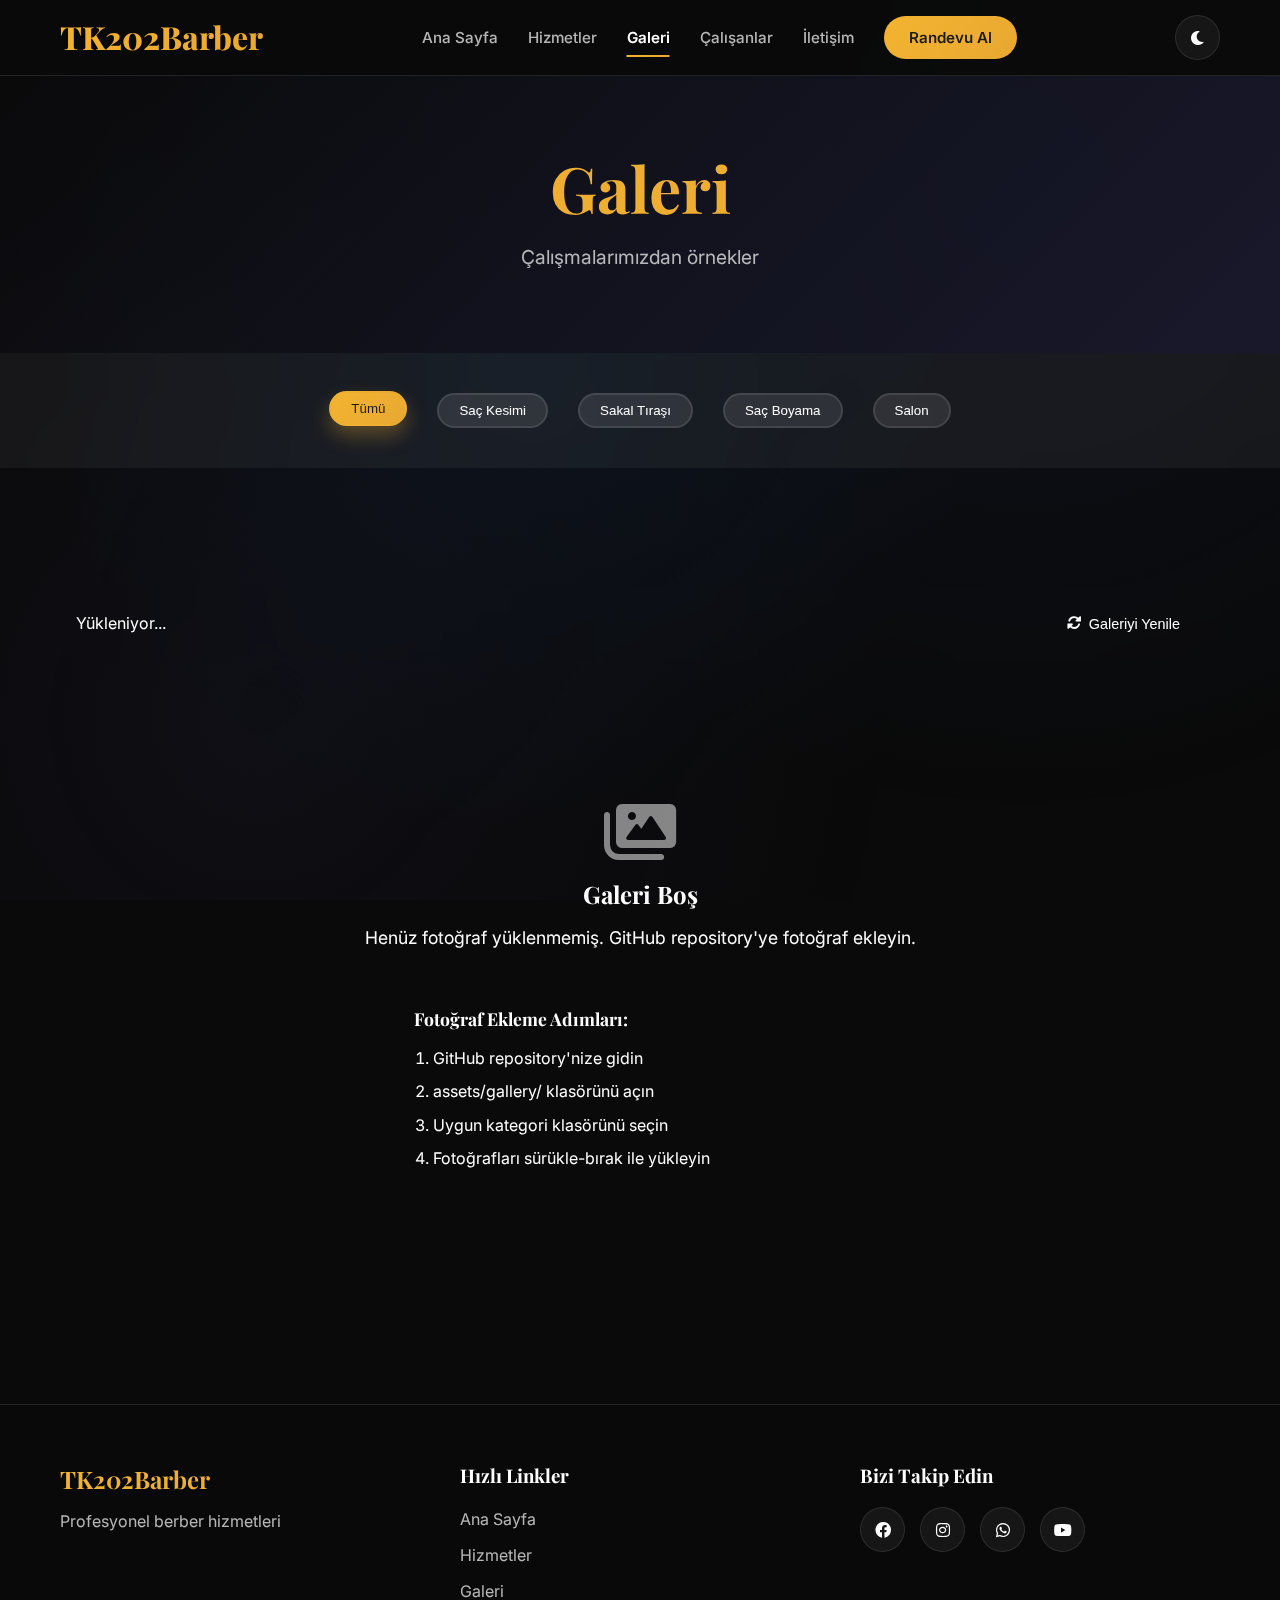
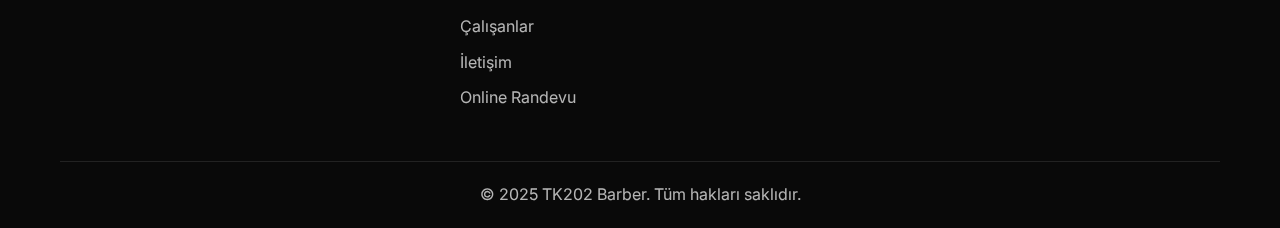
<file: galeri.html>
<!DOCTYPE html>
<html lang="tr">
<head>
    <meta charset="UTF-8">
    <meta name="viewport" content="width=device-width, initial-scale=1.0">
    <title>Galeri - TK202 Barber</title>
    <link rel="stylesheet" href="ultra-modern-style.css">
    <link rel="stylesheet" href="github-gallery-styles.css">
    <link rel="stylesheet" href="https://cdnjs.cloudflare.com/ajax/libs/font-awesome/6.0.0-beta3/css/all.min.css">
    
</head>
<body>
    <!-- Üst Menü -->
    <header>
        <div class="container">
            <div class="logo">
                <a href="index.html">
                    <h1>TK202<span>Barber</span></h1>
                </a>
            </div>
            <nav>
                <ul>
                    <li><a href="index.html">Ana Sayfa</a></li>
                    <li><a href="hizmetler.html">Hizmetler</a></li>
                    <li><a href="galeri.html" class="active">Galeri</a></li>
                    <li><a href="calisanlar.html">Çalışanlar</a></li>
                    <li><a href="iletisim.html">İletişim</a></li>
                    <li><a href="randevu.html" class="btn-randevu">Randevu Al</a></li>
                </ul>
            </nav>
            <div class="menu-btn">
                <i class="fas fa-bars"></i>
            </div>
            <div class="mode-toggle">
                <i class="fas fa-moon"></i>
            </div>
        </div>
    </header>

    <!-- Sayfa Başlığı -->
    <section class="page-header">
        <div class="container">
            <h1>Galeri</h1>
            <p>Çalışmalarımızdan örnekler</p>
        </div>
    </section>

    <!-- Galeri Kategorileri -->
    <section class="gallery-categories">
        <div class="container">
            <div class="category-filters">
                <button class="filter-btn active" data-filter="all">Tümü</button>
                <button class="filter-btn" data-filter="sac-kesimi">Saç Kesimi</button>
                <button class="filter-btn" data-filter="sakal-trasi">Sakal Tıraşı</button>
                <button class="filter-btn" data-filter="sac-boyama">Saç Boyama</button>
                <button class="filter-btn" data-filter="salon">Salon</button>
            </div>
        </div>
    </section>

    <!-- Galeri -->
    <section class="gallery">
        <div class="container">
            <div class="gallery-header">
                <div class="gallery-info">
                    <p>Yükleniyor...</p>
                </div>
                <button id="refresh-gallery" class="refresh-btn">
                    <i class="fas fa-sync-alt"></i> Galeriyi Yenile
                </button>
            </div>
            <div class="gallery-container">
                <!-- GitHub'dan dinamik olarak yüklenecek -->
            </div>
        </div>
    </section>


    <!-- Altbilgi -->
    <footer>
        <div class="container">
            <div class="footer-content">
                <div class="footer-logo">
                    <h2>TK202<span>Barber</span></h2>
                    <p>Profesyonel berber hizmetleri</p>
                </div>
                <div class="footer-links">
                    <h3>Hızlı Linkler</h3>
                    <ul>
                        <li><a href="index.html">Ana Sayfa</a></li>
                        <li><a href="hizmetler.html">Hizmetler</a></li>
                        <li><a href="galeri.html">Galeri</a></li>
                        <li><a href="calisanlar.html">Çalışanlar</a></li>
                        <li><a href="iletisim.html">İletişim</a></li>
                        <li><a href="randevu.html">Online Randevu</a></li>
                    </ul>
                </div>
                <div class="footer-social">
                    <h3>Bizi Takip Edin</h3>
                    <div class="social-icons">
                        <a href="#"><i class="fab fa-facebook"></i></a>
                        <a href="https://instagram.com/tk.202.barber"><i class="fab fa-instagram"></i></a>
                        <a href="https://wa.me/905386540220"><i class="fab fa-whatsapp"></i></a>
                        <a href="#"><i class="fab fa-youtube"></i></a>
                    </div>
                </div>
            </div>
            <div class="footer-bottom">
                <p>&copy; 2025 TK202 Barber. Tüm hakları saklıdır.</p>
            </div>
        </div>
    </footer>

    <script src="modern-script.js"></script>
    <script src="github-gallery.js"></script>
</body>
</html>
</file>
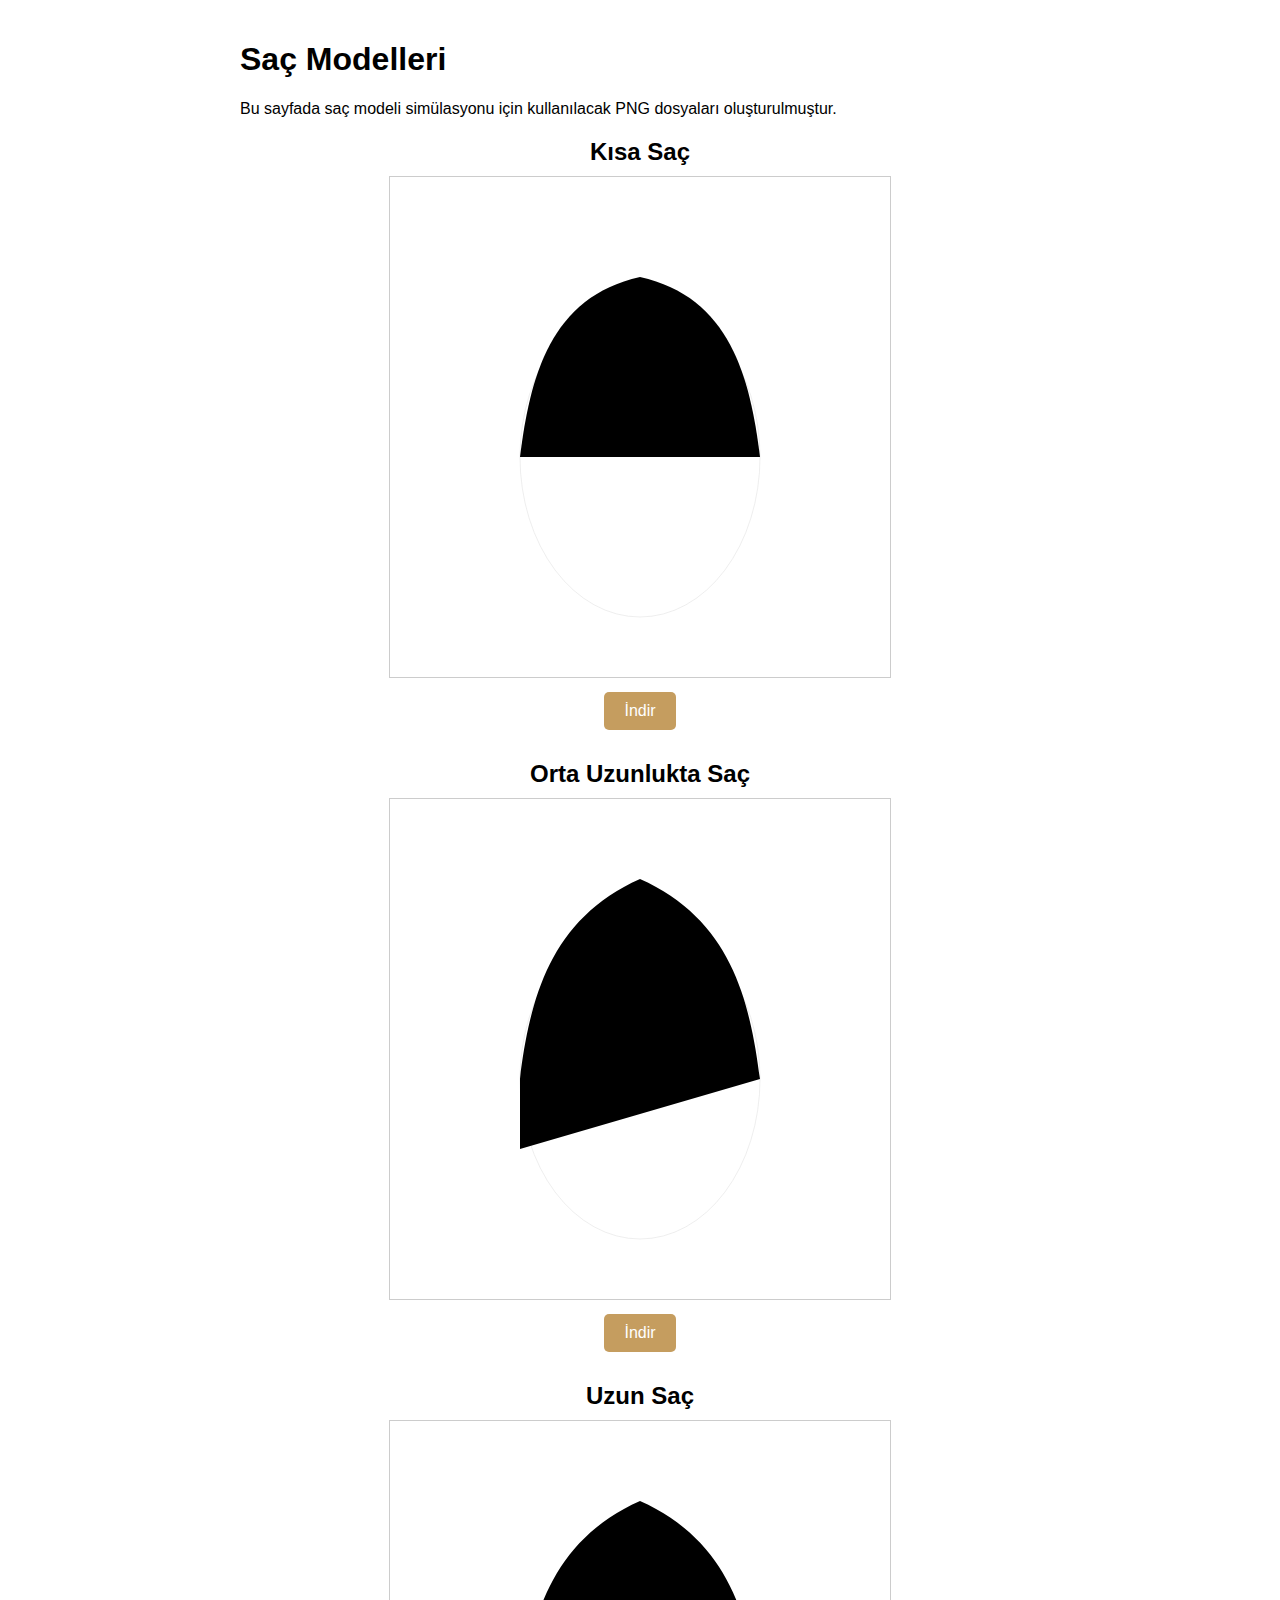
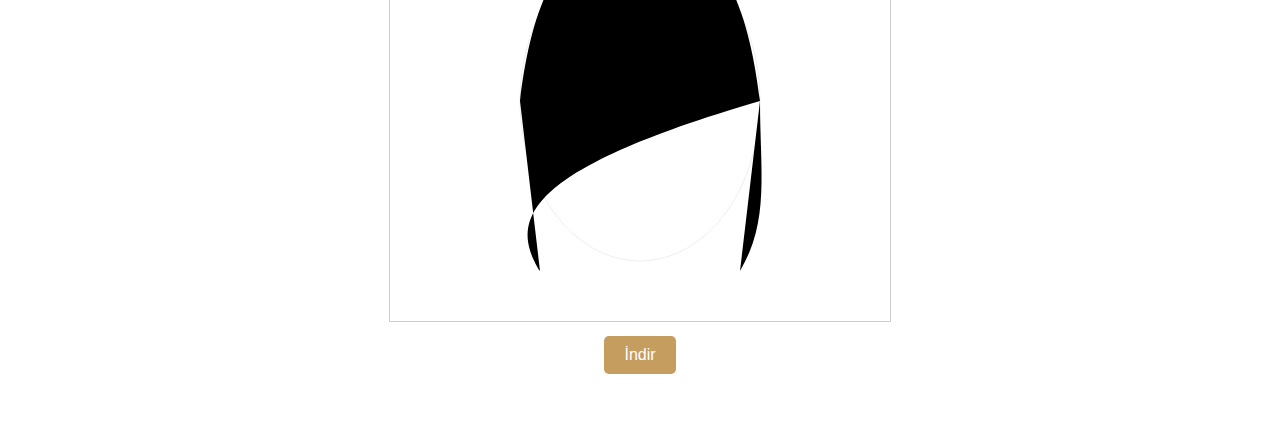
<file: hair-styles.html>
<!DOCTYPE html>
<html lang="tr">
<head>
    <meta charset="UTF-8">
    <meta name="viewport" content="width=device-width, initial-scale=1.0">
    <title>Saç Modelleri</title>
    <style>
        body {
            font-family: Arial, sans-serif;
            max-width: 800px;
            margin: 0 auto;
            padding: 20px;
        }
        .hair-style {
            margin-bottom: 30px;
            text-align: center;
        }
        canvas {
            border: 1px solid #ccc;
            background-color: transparent;
        }
        h2 {
            margin-bottom: 10px;
        }
        .download-btn {
            display: inline-block;
            background: #c59d5f;
            color: white;
            padding: 10px 20px;
            text-decoration: none;
            border-radius: 5px;
            margin-top: 10px;
        }
    </style>
</head>
<body>
    <h1>Saç Modelleri</h1>
    <p>Bu sayfada saç modeli simülasyonu için kullanılacak PNG dosyaları oluşturulmuştur.</p>
    
    <div class="hair-style">
        <h2>Kısa Saç</h2>
        <canvas id="style1" width="500" height="500"></canvas><br>
        <a href="#" class="download-btn" id="download1">İndir</a>
    </div>
    
    <div class="hair-style">
        <h2>Orta Uzunlukta Saç</h2>
        <canvas id="style2" width="500" height="500"></canvas><br>
        <a href="#" class="download-btn" id="download2">İndir</a>
    </div>
    
    <div class="hair-style">
        <h2>Uzun Saç</h2>
        <canvas id="style3" width="500" height="500"></canvas><br>
        <a href="#" class="download-btn" id="download3">İndir</a>
    </div>
    
    <script>
        // Kısa saç çizimi
        function drawShortHair(ctx) {
            ctx.clearRect(0, 0, 500, 500);
            
            // Yüz ovalini çiz (referans için)
            ctx.beginPath();
            ctx.ellipse(250, 280, 120, 160, 0, 0, Math.PI * 2);
            ctx.strokeStyle = 'rgba(200, 200, 200, 0.3)';
            ctx.stroke();
            
            // Saç çizimi
            ctx.beginPath();
            ctx.moveTo(130, 280);
            
            // Sol taraf
            ctx.bezierCurveTo(140, 200, 160, 120, 250, 100);
            
            // Sağ taraf
            ctx.bezierCurveTo(340, 120, 360, 200, 370, 280);
            
            // Saçı doldur
            ctx.fillStyle = 'black';
            ctx.fill();
        }
        
        // Orta uzunlukta saç çizimi
        function drawMediumHair(ctx) {
            ctx.clearRect(0, 0, 500, 500);
            
            // Yüz ovalini çiz (referans için)
            ctx.beginPath();
            ctx.ellipse(250, 280, 120, 160, 0, 0, Math.PI * 2);
            ctx.strokeStyle = 'rgba(200, 200, 200, 0.3)';
            ctx.stroke();
            
            // Saç çizimi
            ctx.beginPath();
            ctx.moveTo(130, 280);
            
            // Sol taraf
            ctx.bezierCurveTo(140, 200, 160, 120, 250, 80);
            
            // Sağ taraf
            ctx.bezierCurveTo(340, 120, 360, 200, 370, 280);
            
            // Sol yan saç
            ctx.lineTo(130, 350);
            
            // Sağ yan saç
            ctx.moveTo(370, 280);
            ctx.lineTo(370, 350);
            
            // Saçı doldur
            ctx.fillStyle = 'black';
            ctx.fill();
        }
        
        // Uzun saç çizimi
        function drawLongHair(ctx) {
            ctx.clearRect(0, 0, 500, 500);
            
            // Yüz ovalini çiz (referans için)
            ctx.beginPath();
            ctx.ellipse(250, 280, 120, 160, 0, 0, Math.PI * 2);
            ctx.strokeStyle = 'rgba(200, 200, 200, 0.3)';
            ctx.stroke();
            
            // Saç çizimi
            ctx.beginPath();
            ctx.moveTo(130, 280);
            
            // Sol taraf
            ctx.bezierCurveTo(140, 200, 160, 120, 250, 80);
            
            // Sağ taraf
            ctx.bezierCurveTo(340, 120, 360, 200, 370, 280);
            
            // Sol yan saç
            ctx.bezierCurveTo(130, 350, 120, 400, 150, 450);
            
            // Sağ yan saç
            ctx.moveTo(370, 280);
            ctx.bezierCurveTo(370, 350, 380, 400, 350, 450);
            
            // Saçı doldur
            ctx.fillStyle = 'black';
            ctx.fill();
        }
        
        // Canvas'ları çiz
        const canvas1 = document.getElementById('style1');
        const ctx1 = canvas1.getContext('2d');
        drawShortHair(ctx1);
        
        const canvas2 = document.getElementById('style2');
        const ctx2 = canvas2.getContext('2d');
        drawMediumHair(ctx2);
        
        const canvas3 = document.getElementById('style3');
        const ctx3 = canvas3.getContext('2d');
        drawLongHair(ctx3);
        
        // İndirme butonları
        document.getElementById('download1').addEventListener('click', function() {
            const link = document.createElement('a');
            link.download = 'hair-style1.png';
            link.href = canvas1.toDataURL('image/png');
            link.click();
        });
        
        document.getElementById('download2').addEventListener('click', function() {
            const link = document.createElement('a');
            link.download = 'hair-style2.png';
            link.href = canvas2.toDataURL('image/png');
            link.click();
        });
        
        document.getElementById('download3').addEventListener('click', function() {
            const link = document.createElement('a');
            link.download = 'hair-style3.png';
            link.href = canvas3.toDataURL('image/png');
            link.click();
        });
    </script>
</body>
</html>
</file>
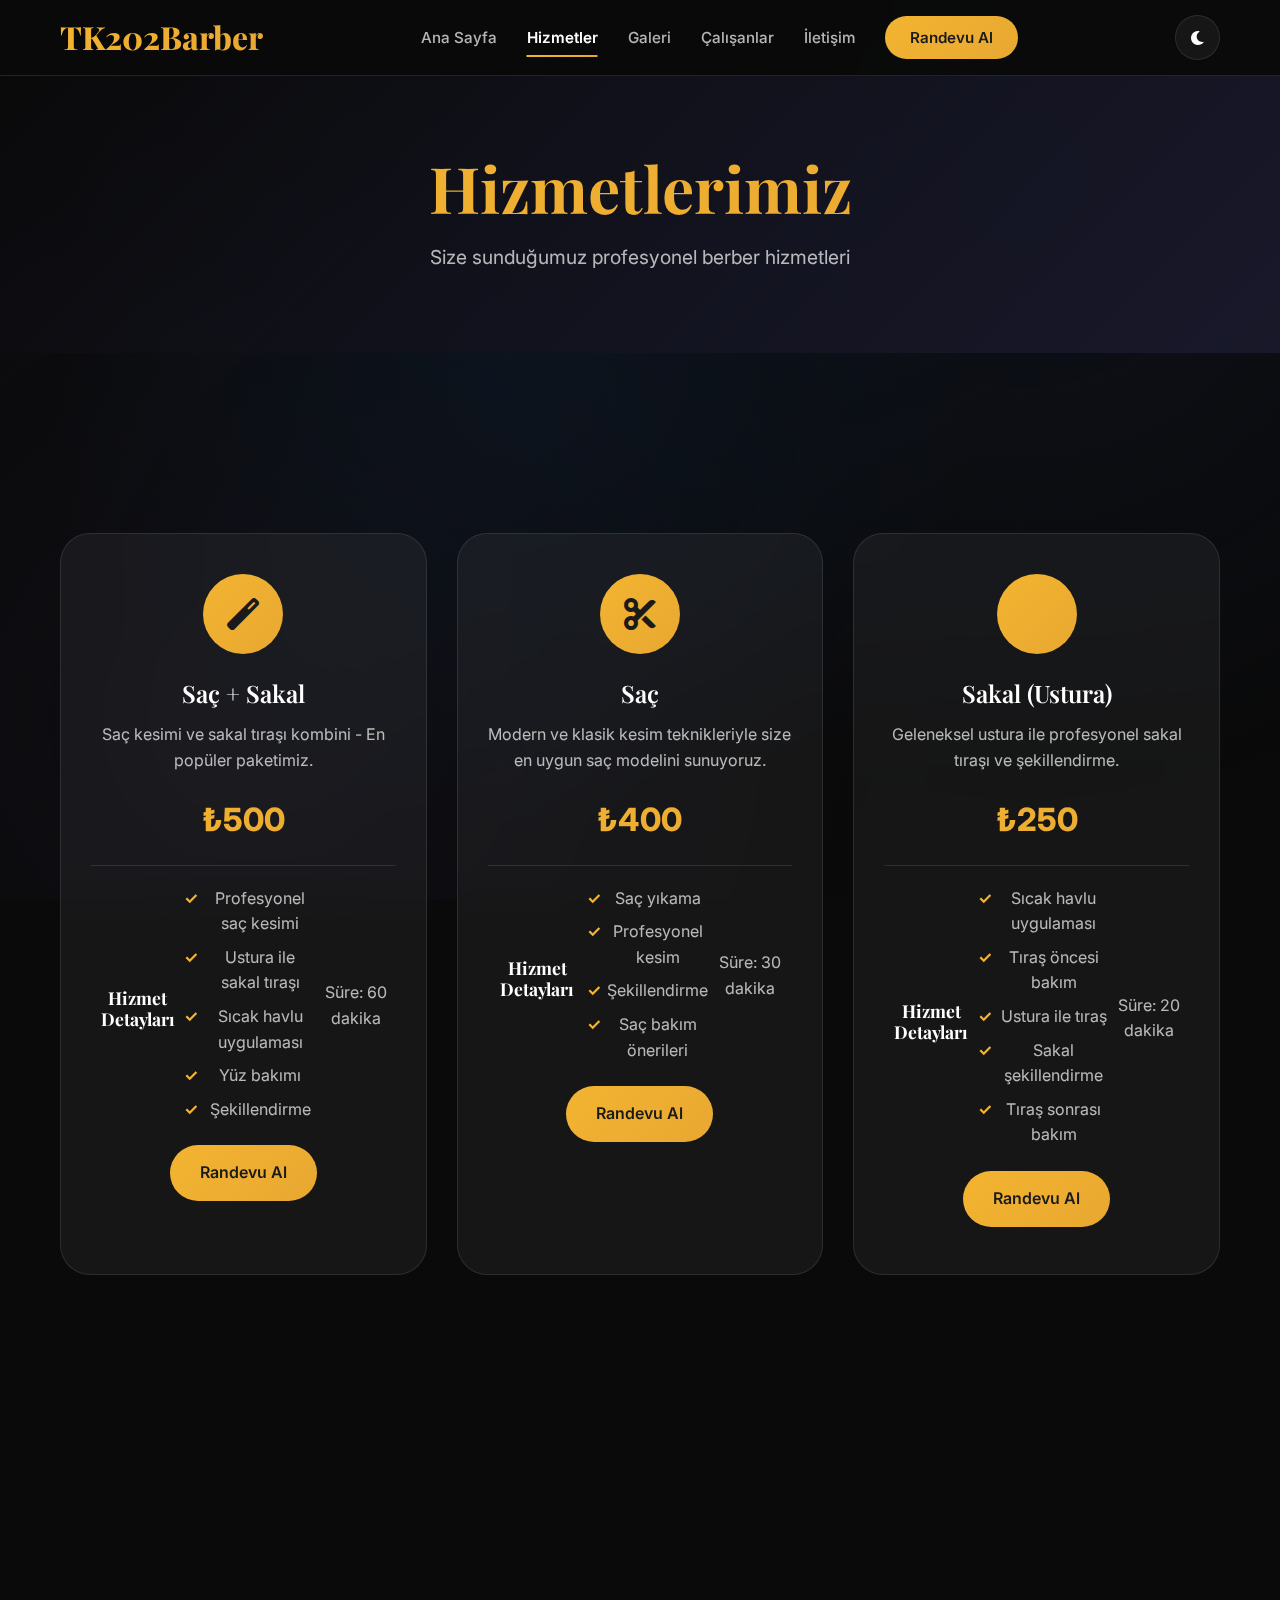
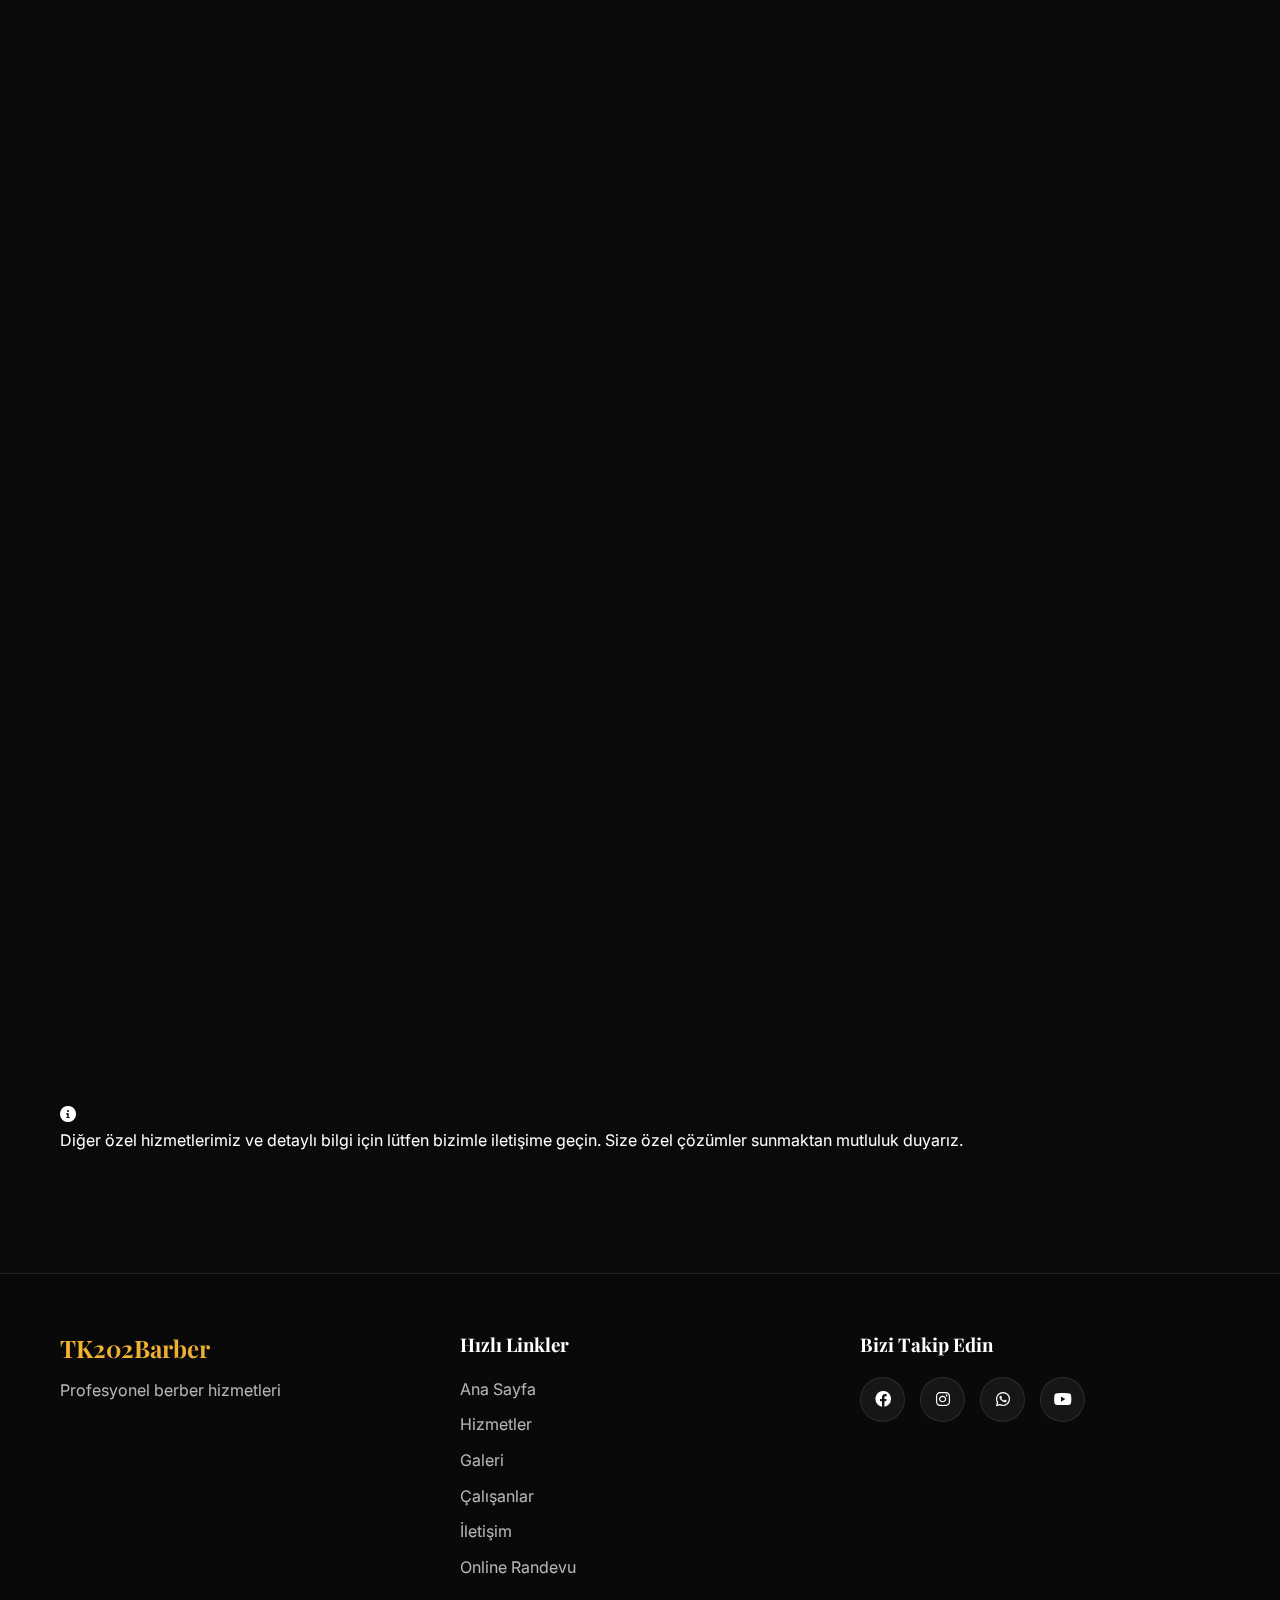
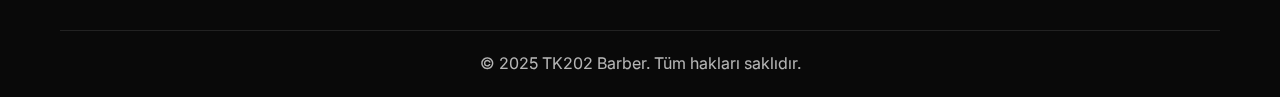
<file: hizmetler.html>
<!DOCTYPE html>
<html lang="tr">
<head>
    <meta charset="UTF-8">
    <meta name="viewport" content="width=device-width, initial-scale=1.0">
    <title>Hizmetler - TK202 Barber</title>
    <link rel="stylesheet" href="ultra-modern-style.css">
    <link rel="stylesheet" href="https://cdnjs.cloudflare.com/ajax/libs/font-awesome/6.0.0-beta3/css/all.min.css">
    
</head>
<body>
    <!-- Üst Menü -->
    <header>
        <div class="container">
            <div class="logo">
                <a href="index.html">
                    <h1>TK202<span>Barber</span></h1>
                </a>
            </div>
            <nav>
                <ul>
                    <li><a href="index.html">Ana Sayfa</a></li>
                    <li><a href="hizmetler.html" class="active">Hizmetler</a></li>
                    <li><a href="galeri.html">Galeri</a></li>
                    <li><a href="calisanlar.html">Çalışanlar</a></li>
                    <li><a href="iletisim.html">İletişim</a></li>
                   
                    <li><a href="randevu.html" class="btn-randevu">Randevu Al</a></li>
                </ul>
            </nav>
            <div class="menu-btn">
                <i class="fas fa-bars"></i>
            </div>
            <div class="mode-toggle">
                <i class="fas fa-moon"></i>
            </div>
        </div>
    </header>

    <!-- Sayfa Başlığı -->
    <section class="page-header">
        <div class="container">
            <h1>Hizmetlerimiz</h1>
            <p>Size sunduğumuz profesyonel berber hizmetleri</p>
        </div>
    </section>

    <!-- Hizmetler -->
    <section class="services">
        <div class="container">
            <div class="services-container">
                <div class="service-box">
                    <div class="service-icon">
                        <i class="fas fa-magic"></i>
                    </div>
                    <h3>Saç + Sakal</h3>
                    <p>Saç kesimi ve sakal tıraşı kombini - En popüler paketimiz.</p>
                    <p class="price">₺500</p>
                    <div class="service-details">
                        <h4>Hizmet Detayları</h4>
                        <ul>
                            <li>Profesyonel saç kesimi</li>
                            <li>Ustura ile sakal tıraşı</li>
                            <li>Sıcak havlu uygulaması</li>
                            <li>Yüz bakımı</li>
                            <li>Şekillendirme</li>
                        </ul>
                        <p>Süre: 60 dakika</p>
                    </div>
                    <a href="randevu.html" class="btn">Randevu Al</a>
                </div>
                
                <div class="service-box">
                    <div class="service-icon">
                        <i class="fas fa-cut"></i>
                    </div>
                    <h3>Saç</h3>
                    <p>Modern ve klasik kesim teknikleriyle size en uygun saç modelini sunuyoruz.</p>
                    <p class="price">₺400</p>
                    <div class="service-details">
                        <h4>Hizmet Detayları</h4>
                        <ul>
                            <li>Saç yıkama</li>
                            <li>Profesyonel kesim</li>
                            <li>Şekillendirme</li>
                            <li>Saç bakım önerileri</li>
                        </ul>
                        <p>Süre: 30 dakika</p>
                    </div>
                    <a href="randevu.html" class="btn">Randevu Al</a>
                </div>
                
                <div class="service-box">
                    <div class="service-icon">
                        <i class="fas fa-razor"></i>
                    </div>
                    <h3>Sakal (Ustura)</h3>
                    <p>Geleneksel ustura ile profesyonel sakal tıraşı ve şekillendirme.</p>
                    <p class="price">₺250</p>
                    <div class="service-details">
                        <h4>Hizmet Detayları</h4>
                        <ul>
                            <li>Sıcak havlu uygulaması</li>
                            <li>Tıraş öncesi bakım</li>
                            <li>Ustura ile tıraş</li>
                            <li>Sakal şekillendirme</li>
                            <li>Tıraş sonrası bakım</li>
                        </ul>
                        <p>Süre: 20 dakika</p>
                    </div>
                    <a href="randevu.html" class="btn">Randevu Al</a>
                </div>
                
                <div class="service-box">
                    <div class="service-icon">
                        <i class="fas fa-child"></i>
                    </div>
                    <h3>Çocuk Saç</h3>
                    <p>Çocuklara özel konforlu ve eğlenceli saç kesim hizmeti.</p>
                    <p class="price">₺300</p>
                    <div class="service-details">
                        <h4>Hizmet Detayları</h4>
                        <ul>
                            <li>Çocuk dostu ortam</li>
                            <li>Nazik yaklaşım</li>
                            <li>Eğlenceli kesim deneyimi</li>
                            <li>Oyuncaklar ve eğlence</li>
                        </ul>
                        <p>Süre: 20 dakika</p>
                    </div>
                    <a href="randevu.html" class="btn">Randevu Al</a>
                </div>
                
                <div class="service-box">
                    <div class="service-icon">
                        <i class="fas fa-wind"></i>
                    </div>
                    <h3>Sakal Fön</h3>
                    <p>Sakal şekillendirme ve fön ile profesyonel görünüm.</p>
                    <p class="price">₺250</p>
                    <div class="service-details">
                        <h4>Hizmet Detayları</h4>
                        <ul>
                            <li>Sakal şekillendirme</li>
                            <li>Fön ile düzeltme</li>
                            <li>Sakal bakım ürünleri</li>
                            <li>Profesyonel görünüm</li>
                        </ul>
                        <p>Süre: 25 dakika</p>
                    </div>
                    <a href="randevu.html" class="btn">Randevu Al</a>
                </div>
                
                <div class="service-box">
                    <div class="service-icon">
                        <i class="fas fa-tools"></i>
                    </div>
                    <h3>Makine</h3>
                    <p>Pratik ve hızlı makine ile sakal kesimi hizmeti.</p>
                    <p class="price">₺200</p>
                    <div class="service-details">
                        <h4>Hizmet Detayları</h4>
                        <ul>
                            <li>Makine ile sakal kesimi</li>
                            <li>Hızlı ve pratik</li>
                            <li>Temiz kesim</li>
                            <li>Uygun fiyat</li>
                        </ul>
                        <p>Süre: 15 dakika</p>
                    </div>
                    <a href="randevu.html" class="btn">Randevu Al</a>
                </div>
                
                <div class="service-box">
                    <div class="service-icon">
                        <i class="fas fa-hot-tub"></i>
                    </div>
                    <h3>Bakım</h3>
                    <p>Saç ve cilt bakımı ile size özel bakım uygulamaları.</p>
                    <p class="price">Ücretsiz</p>
                    <div class="service-details">
                        <h4>Hizmet Detayları</h4>
                        <ul>
                            <li>Saç analizi</li>
                            <li>Derin temizleme</li>
                            <li>Özel bakım maskesi</li>
                            <li>Cilt bakımı</li>
                        </ul>
                        <p>Süre: 30 dakika</p>
                    </div>
                    <a href="randevu.html" class="btn">Randevu Al</a>
                </div>
            </div>
            
            <div class="additional-services">
                <div class="info-box">
                    <i class="fas fa-info-circle"></i>
                    <p>Diğer özel hizmetlerimiz ve detaylı bilgi için lütfen bizimle iletişime geçin. Size özel çözümler sunmaktan mutluluk duyarız.</p>
                </div>
            </div>
        </div>
    </section>

    <!-- Altbilgi -->
    <footer>
        <div class="container">
            <div class="footer-content">
                <div class="footer-logo">
                    <h2>TK202<span>Barber</span></h2>
                    <p>Profesyonel berber hizmetleri</p>
                </div>
                <div class="footer-links">
                    <h3>Hızlı Linkler</h3>
                    <ul>
                        <li><a href="index.html">Ana Sayfa</a></li>
                        <li><a href="hizmetler.html">Hizmetler</a></li>
                        <li><a href="galeri.html">Galeri</a></li>
                        <li><a href="calisanlar.html">Çalışanlar</a></li>
                        <li><a href="iletisim.html">İletişim</a></li>
                        <li><a href="randevu.html">Online Randevu</a></li>
                    </ul>
                </div>
                <div class="footer-social">
                    <h3>Bizi Takip Edin</h3>
                    <div class="social-icons">
                        <a href="#"><i class="fab fa-facebook"></i></a>
                        <a href="https://instagram.com/tk.202.barber"><i class="fab fa-instagram"></i></a>
                        <a href="https://wa.me/905303690220"><i class="fab fa-whatsapp"></i></a>
                        <a href="#"><i class="fab fa-youtube"></i></a>
                    </div>
                </div>
            </div>
            <div class="footer-bottom">
                <p>&copy; 2025 TK202 Barber. Tüm hakları saklıdır.</p>
            </div>
        </div>
    </footer>

    <script src="modern-script.js"></script>
</body>
</html>
</file>
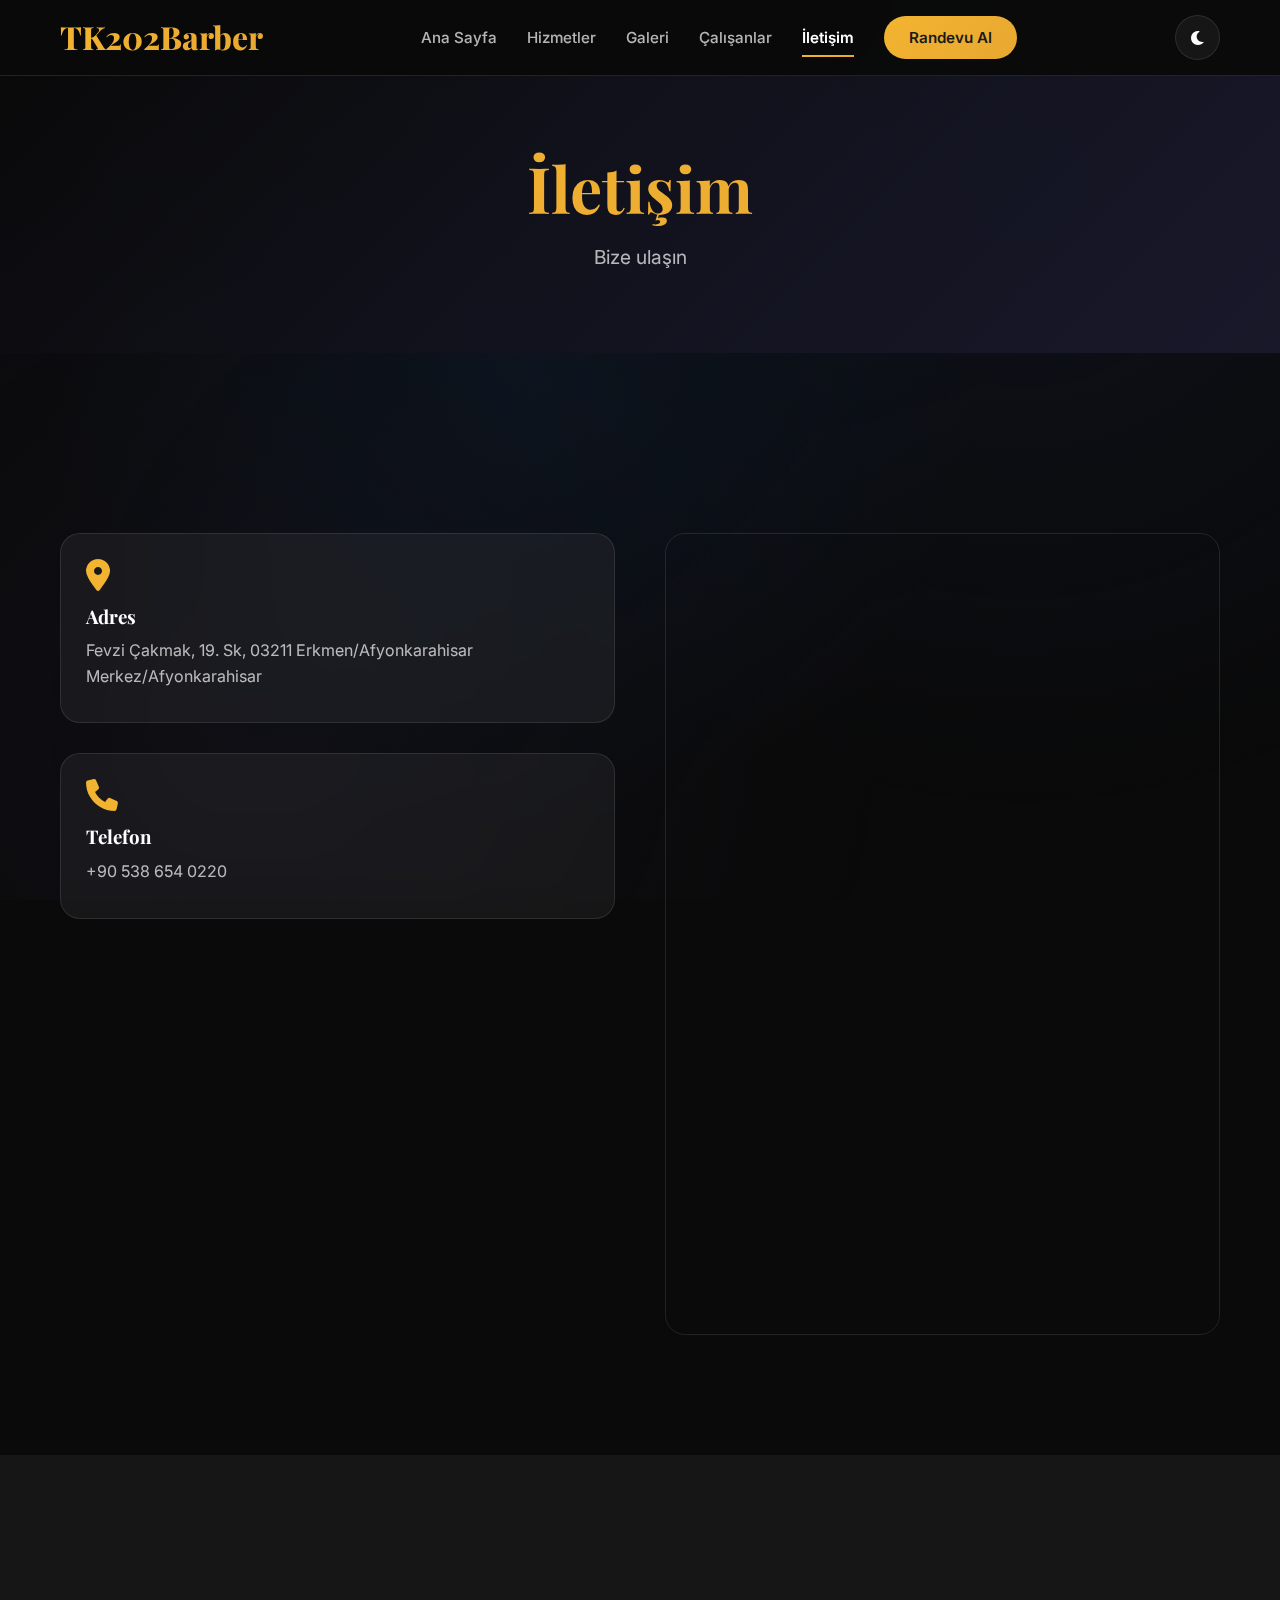
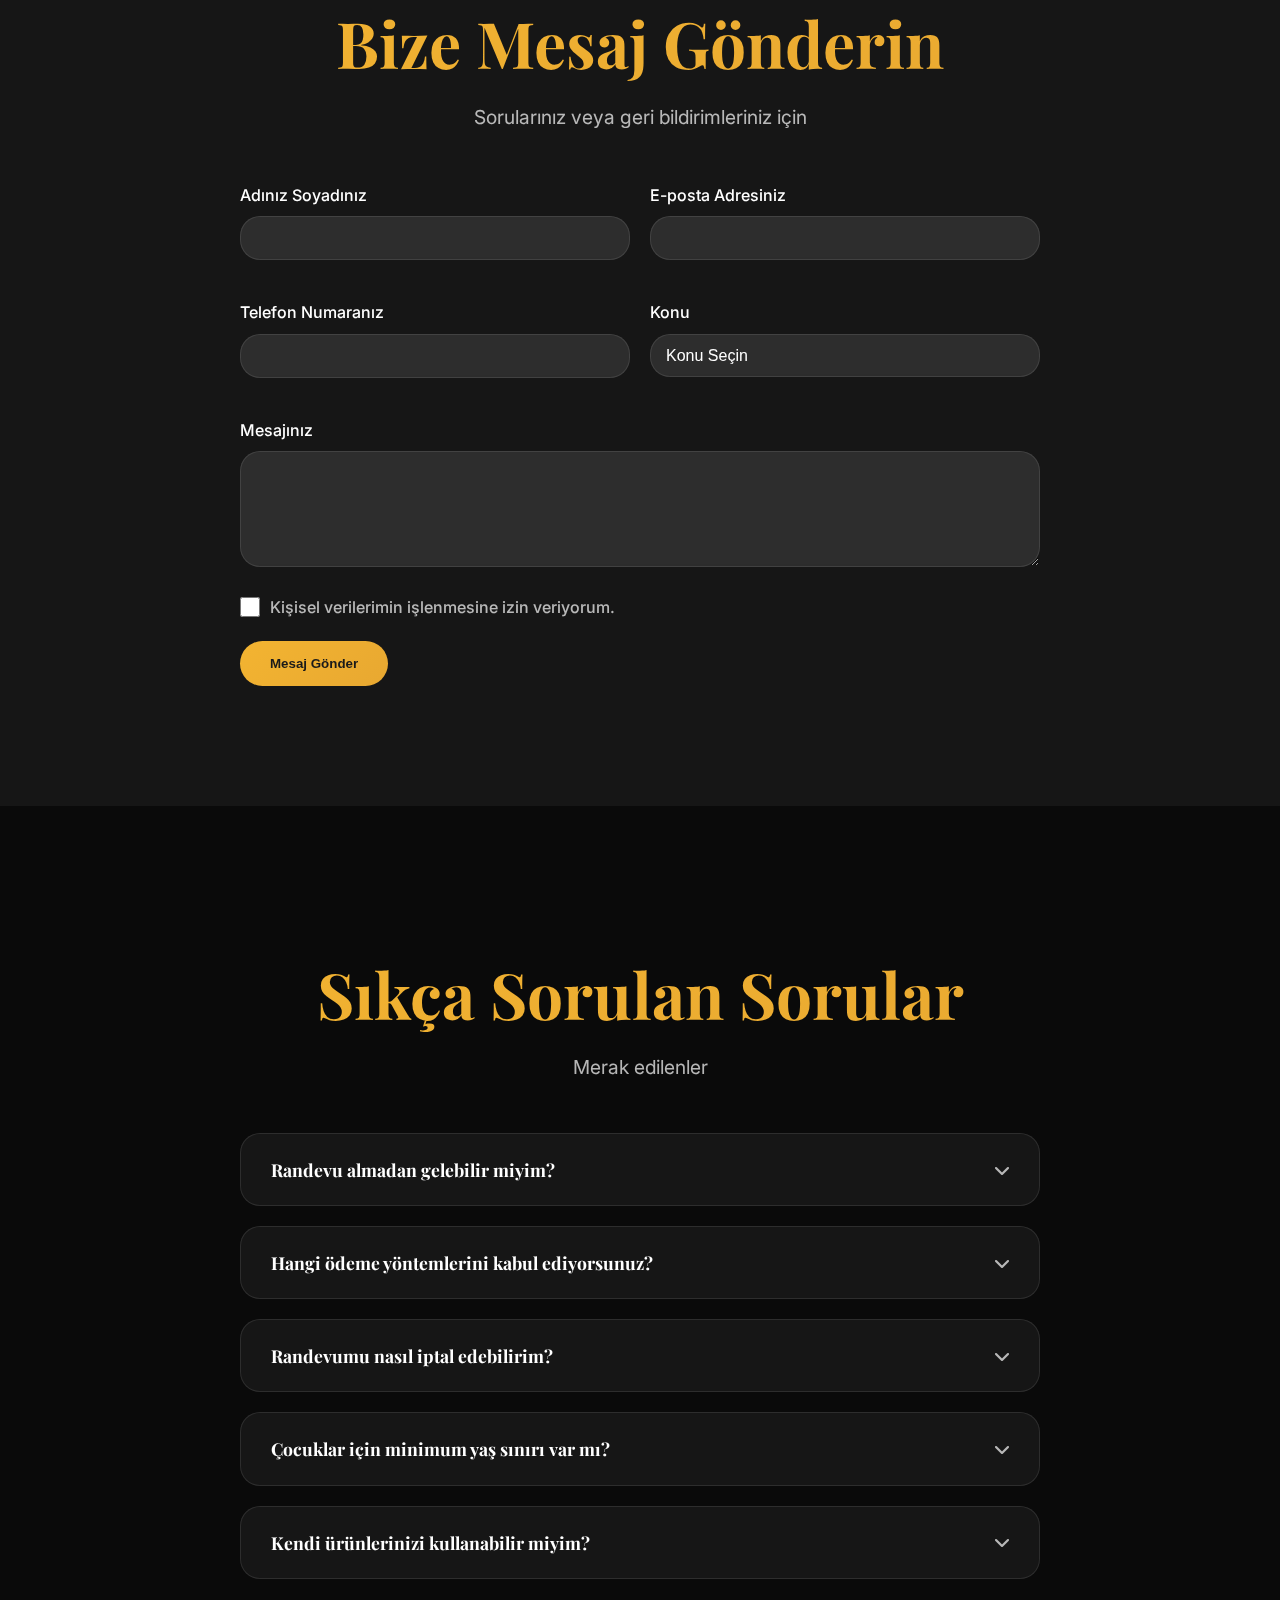
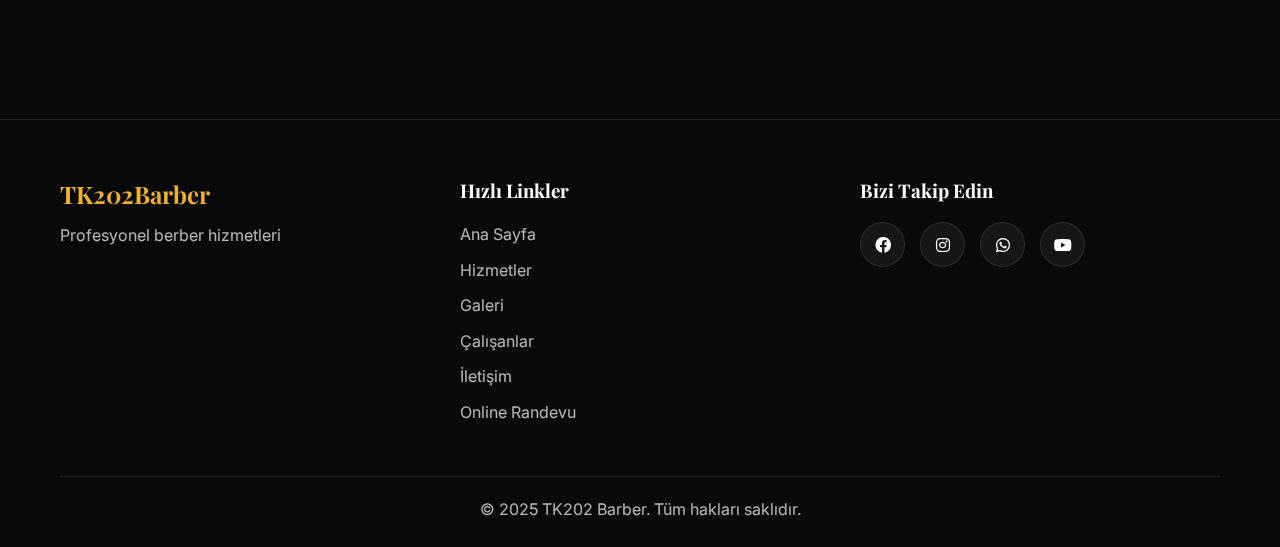
<file: iletisim.html>
<!DOCTYPE html>
<html lang="tr">
<head>
    <meta charset="UTF-8">
    <meta name="viewport" content="width=device-width, initial-scale=1.0">
    
    <!-- SEO Meta Tags -->
    <title>İletişim | TK202 Barber Afyonkarahisar - Adres, Telefon, Çalışma Saatleri</title>
    <meta name="description" content="TK202 Barber iletişim: Fevzi Çakmak Mahallesi Afyonkarahisar. Tel: 0538 654 0220. E-posta: tk202barber@icloud.com. Çalışma saatleri: Pzt-Cmt 09:00-22:30. Randevu ve soru için bizimle iletişime geçin.">
    <meta name="keywords" content="tk202 barber iletişim, berber telefon afyonkarahisar, berber adres, tk202 barber telefon, afyonkarahisar berber çalışma saatleri, berber randevu tel, fevzi çakmak berber">
    <meta name="author" content="TK202 Barber">
    <meta name="robots" content="index, follow">
    <meta name="language" content="tr">
    <meta name="geo.region" content="TR-03">
    <meta name="geo.placename" content="Afyonkarahisar">
    <meta name="geo.position" content="38.7507;30.5567">
    <meta name="ICBM" content="38.7507, 30.5567">
    
    <!-- Canonical URL -->
    <link rel="canonical" href="https://tk-202.com/iletisim.html">
    
    <!-- Open Graph / Facebook -->
    <meta property="og:type" content="website">
    <meta property="og:url" content="https://tk-202.com/iletisim.html">
    <meta property="og:title" content="TK202 Barber İletişim | Adres ve Telefon Bilgileri">
    <meta property="og:description" content="Afyonkarahisar Fevzi Çakmak'ta. Tel: 0538 654 0220. Pazartesi-Cumartesi 09:00-22:30 açık. Randevu için arayın.">
    <meta property="og:image" content="https://tk-202.com/images/tk202-barber-iletisim.jpg">
    <meta property="og:image:width" content="1200">
    <meta property="og:image:height" content="630">
    <meta property="og:site_name" content="TK202 Barber">
    <meta property="og:locale" content="tr_TR">
    
    <!-- Twitter -->
    <meta property="twitter:card" content="summary_large_image">
    <meta property="twitter:url" content="https://tk-202.com/iletisim.html">
    <meta property="twitter:title" content="TK202 Barber İletişim | Afyonkarahisar">
    <meta property="twitter:description" content="Fevzi Çakmak Mahallesi. Tel: 0538 654 0220. Randevu için arayın.">
    <meta property="twitter:image" content="https://tk-202.com/images/tk202-barber-iletisim.jpg">
    
    <!-- Stylesheet Links -->
    <link rel="stylesheet" href="ultra-modern-style.css">
    <link rel="stylesheet" href="https://cdnjs.cloudflare.com/ajax/libs/font-awesome/6.0.0-beta3/css/all.min.css">
    
    <!-- Local Business with Contact Schema.org Structured Data -->
    <script type="application/ld+json">
    {
        "@context": "https://schema.org",
        "@type": "LocalBusiness",
        "name": "TK202 Barber",
        "description": "Afyonkarahisar'ın profesyonel berber salonu. İletişim bilgileri ve randevu için bizimle iletişime geçin.",
        "image": "https://tk-202.com/images/tk202-barber-logo.jpg",
        "telephone": "+90-538-654-0220",
        "email": "tk202barber@icloud.com",
        "address": {
            "@type": "PostalAddress",
            "streetAddress": "Fevzi Çakmak, 19. Sk",
            "addressLocality": "Erkmen/Afyonkarahisar Merkez",
            "addressRegion": "Afyonkarahisar",
            "postalCode": "03211",
            "addressCountry": "TR"
        },
        "geo": {
            "@type": "GeoCoordinates",
            "latitude": 38.784133,
            "longitude": 30.4994828
        },
        "url": "https://tk202barber.com",
        "sameAs": [
            "https://instagram.com/tk.202.barber",
            "https://wa.me/905386540220"
        ],
        "openingHours": [
            "Mo-Sa 09:00-22:30"
        ],
        "priceRange": "₺250-₺500",
        "serviceArea": {
            "@type": "City",
            "name": "Afyonkarahisar"
        },
        "contactPoint": {
            "@type": "ContactPoint",
            "telephone": "+90-538-654-0220",
            "contactType": "customer service",
            "availableLanguage": "Turkish",
            "areaServed": "TR"
        },
        "paymentAccepted": [
            "Cash",
            "Credit Card",
            "Debit Card",
            "Mobile Payment"
        ]
    }
    </script>
    
    <!-- FAQ Schema.org Structured Data -->
    <script type="application/ld+json">
    {
        "@context": "https://schema.org",
        "@type": "FAQPage",
        "mainEntity": [
            {
                "@type": "Question",
                "name": "Randevu almadan gelebilir miyim?",
                "acceptedAnswer": {
                    "@type": "Answer",
                    "text": "Elbette randevusuz da gelebilirsiniz, ancak yoğun saatlerde bekleme süresi olabilir. En iyi hizmeti alabilmeniz için önceden randevu almanızı öneririz."
                }
            },
            {
                "@type": "Question",
                "name": "Hangi ödeme yöntemlerini kabul ediyorsunuz?",
                "acceptedAnswer": {
                    "@type": "Answer",
                    "text": "Nakit, kredi kartı, banka kartı ve mobil ödeme yöntemlerini kabul ediyoruz."
                }
            },
            {
                "@type": "Question",
                "name": "Randevumu nasıl iptal edebilirim?",
                "acceptedAnswer": {
                    "@type": "Answer",
                    "text": "Randevunuzu en geç 24 saat öncesinden telefonla veya online randevu sistemimiz üzerinden iptal edebilirsiniz."
                }
            },
            {
                "@type": "Question",
                "name": "Çocuklar için minimum yaş sınırı var mı?",
                "acceptedAnswer": {
                    "@type": "Answer",
                    "text": "Hayır, her yaştan çocuğa hizmet veriyoruz. Çocuk kesimi konusunda deneyimli berberlerimiz bulunmaktadır."
                }
            },
            {
                "@type": "Question",
                "name": "Kendi ürünlerinizi kullanabilir miyim?",
                "acceptedAnswer": {
                    "@type": "Answer",
                    "text": "Evet, eğer özel bir ürün kullanmanız gerekiyorsa (örneğin alerjik durumlar için), kendi ürünlerinizi getirebilirsiniz. Ancak salonumuzda profesyonel ve kaliteli ürünler kullanıyoruz."
                }
            }
        ]
    }
    </script>
    
    <!-- ContactPage Schema -->
    <script type="application/ld+json">
    {
        "@context": "https://schema.org",
        "@type": "ContactPage",
        "name": "TK202 Barber İletişim",
        "description": "TK202 Barber ile iletişime geçin. Adres, telefon, e-posta ve çalışma saatleri bilgileri.",
        "url": "https://tk-202.com/iletisim.html",
        "mainEntity": {
            "@type": "LocalBusiness",
            "name": "TK202 Barber",
            "telephone": "+90-538-654-0220",
            "email": "tk202barber@icloud.com"
        }
    }
    </script>
    
</head>
<body>
    <!-- Üst Menü -->
    <header>
        <div class="container">
            <div class="logo">
                <a href="index.html">
                    <h1>TK202<span>Barber</span></h1>
                </a>
            </div>
            <nav>
                <ul>
                    <li><a href="index.html">Ana Sayfa</a></li>
                    <li><a href="hizmetler.html">Hizmetler</a></li>
                    <li><a href="galeri.html">Galeri</a></li>
                    <li><a href="calisanlar.html">Çalışanlar</a></li>
                    <li><a href="iletisim.html" class="active">İletişim</a></li>
                    <li><a href="randevu.html" class="btn-randevu">Randevu Al</a></li>
                </ul>
            </nav>
            <div class="menu-btn">
                <i class="fas fa-bars"></i>
            </div>
            <div class="mode-toggle">
                <i class="fas fa-moon"></i>
            </div>
        </div>
    </header>

    <!-- Sayfa Başlığı -->
    <section class="page-header">
        <div class="container">
            <h1>İletişim</h1>
            <p>Bize ulaşın</p>
        </div>
    </section>

    <!-- İletişim Bilgileri -->
    <section class="contact">
        <div class="container">
            <div class="contact-container">
                <div class="contact-info">
                    <div class="info-item">
                        <i class="fas fa-map-marker-alt"></i>
                        <h3>Adres</h3>
                        <p>Fevzi Çakmak, 19. Sk, 03211 Erkmen/Afyonkarahisar Merkez/Afyonkarahisar</p>
                    </div>
                    <div class="info-item">
                        <i class="fas fa-phone"></i>
                        <h3>Telefon</h3>
                        <p>+90 538 654 0220</p>
                    </div>
                    <div class="info-item">
                        <i class="fas fa-envelope"></i>
                        <h3>E-posta</h3>
                        <p>tk202barber@icloud.com</p>
                    </div>
                    <div class="info-item">
                        <i class="fas fa-clock"></i>
                        <h3>Çalışma Saatleri</h3>
                        <p>Pazartesi - Cumartesi: 09:00 - 22:30</p>
                        <p>Pazar: Kapalı</p>
                    </div>
                </div>
                <div class="contact-map">
    <iframe src="https://www.google.com/maps/embed?pb=!1m18!1m12!1m3!1d3110.109091809067!2d30.4994828!3d38.784133399999995!2m3!1f0!2f0!3f0!3m2!1i1024!2i768!4f13.1!3m3!1m2!1s0x14cf3d8cdd7928df%3A0x531b23220b66f71a!2sTK%20202%20BARBER!5e0!3m2!1str!2str!4v1748847280090!5m2!1str!2str" width="100%" height="793" style="border:0;" allowfullscreen="" loading="lazy"></iframe>
</div>
            </div>
        </div>
    </section>

    <!-- İletişim Formu -->
    <section class="contact-form">
        <div class="container">
            <div class="section-title">
                <h2>Bize Mesaj Gönderin</h2>
                <p>Sorularınız veya geri bildirimleriniz için</p>
            </div>
            <div class="form-container">
                <form id="contact-form">
                    <div class="form-row">
                        <div class="form-group">
                            <label for="name">Adınız Soyadınız</label>
                            <input type="text" id="name" name="name" required>
                        </div>
                        <div class="form-group">
                            <label for="email">E-posta Adresiniz</label>
                            <input type="email" id="email" name="email" required>
                        </div>
                    </div>
                    <div class="form-row">
                        <div class="form-group">
                            <label for="phone">Telefon Numaranız</label>
                            <input type="tel" id="phone" name="phone">
                        </div>
                        <div class="form-group">
                            <label for="subject">Konu</label>
                            <select id="subject" name="subject" required>
                                <option value="">Konu Seçin</option>
                                <option value="randevu">Randevu Hakkında</option>
                                <option value="hizmetler">Hizmetler Hakkında</option>
                                <option value="fiyatlar">Fiyatlar Hakkında</option>
                                <option value="oneri">Öneri/Şikayet</option>
                                <option value="diger">Diğer</option>
                            </select>
                        </div>
                    </div>
                    <div class="form-group">
                        <label for="message">Mesajınız</label>
                        <textarea id="message" name="message" rows="5" required></textarea>
                    </div>
                    <div class="form-group form-checkbox">
                        <input type="checkbox" id="consent" name="consent" required>
                        <label for="consent">Kişisel verilerimin işlenmesine izin veriyorum.</label>
                    </div>
                    <button type="submit" class="btn">Mesaj Gönder</button>
                </form>
            </div>
        </div>
    </section>

    <!-- SSS -->
    <section class="faq">
        <div class="container">
            <div class="section-title">
                <h2>Sıkça Sorulan Sorular</h2>
                <p>Merak edilenler</p>
            </div>
            <div class="faq-container">
                <div class="faq-item">
                    <div class="faq-question">
                        <h3>Randevu almadan gelebilir miyim?</h3>
                        <i class="fas fa-chevron-down"></i>
                    </div>
                    <div class="faq-answer">
                        <p>Elbette randevusuz da gelebilirsiniz, ancak yoğun saatlerde bekleme süresi olabilir. En iyi hizmeti alabilmeniz için önceden randevu almanızı öneririz.</p>
                    </div>
                </div>
                <div class="faq-item">
                    <div class="faq-question">
                        <h3>Hangi ödeme yöntemlerini kabul ediyorsunuz?</h3>
                        <i class="fas fa-chevron-down"></i>
                    </div>
                    <div class="faq-answer">
                        <p>Kredi kartı, banka kartı ve mobil ödeme yöntemlerini kabul ediyoruz.</p>
                    </div>
                </div>
                <div class="faq-item">
                    <div class="faq-question">
                        <h3>Randevumu nasıl iptal edebilirim?</h3>
                        <i class="fas fa-chevron-down"></i>
                    </div>
                    <div class="faq-answer">
                        <p>Randevunuzu en geç 24 saat öncesinden telefonla veya online randevu sistemimiz üzerinden iptal edebilirsiniz.</p>
                    </div>
                </div>
                <div class="faq-item">
                    <div class="faq-question">
                        <h3>Çocuklar için minimum yaş sınırı var mı?</h3>
                        <i class="fas fa-chevron-down"></i>
                    </div>
                    <div class="faq-answer">
                        <p>Hayır, her yaştan çocuğa hizmet veriyoruz. Çocuk kesimi konusunda deneyimli berberlerimiz bulunmaktadır.</p>
                    </div>
                </div>
                <div class="faq-item">
                    <div class="faq-question">
                        <h3>Kendi ürünlerinizi kullanabilir miyim?</h3>
                        <i class="fas fa-chevron-down"></i>
                    </div>
                    <div class="faq-answer">
                        <p>Evet, eğer özel bir ürün kullanmanız gerekiyorsa (örneğin alerjik durumlar için), kendi ürünlerinizi getirebilirsiniz. Ancak salonumuzda profesyonel ve kaliteli ürünler kullanıyoruz.</p>
                    </div>
                </div>
            </div>
        </div>
    </section>

    <!-- Altbilgi -->
    <footer>
        <div class="container">
            <div class="footer-content">
                <div class="footer-logo">
                    <h2>TK202<span>Barber</span></h2>
                    <p>Profesyonel berber hizmetleri</p>
                </div>
                <div class="footer-links">
                    <h3>Hızlı Linkler</h3>
                    <ul>
                        <li><a href="index.html">Ana Sayfa</a></li>
                        <li><a href="hizmetler.html">Hizmetler</a></li>
                        <li><a href="galeri.html">Galeri</a></li>
                        <li><a href="calisanlar.html">Çalışanlar</a></li>
                        <li><a href="iletisim.html">İletişim</a></li>
                        <li><a href="randevu.html">Online Randevu</a></li>
                    </ul>
                </div>
                <div class="footer-social">
                    <h3>Bizi Takip Edin</h3>
                    <div class="social-icons">
                        <a href="#"><i class="fab fa-facebook"></i></a>
                        <a href="https://instagram.com/tk.202.barber"><i class="fab fa-instagram"></i></a>
                        <a href="https://wa.me/905386540220"><i class="fab fa-whatsapp"></i></a>
                        <a href="#"><i class="fab fa-youtube"></i></a>
                    </div>
                </div>
            </div>
            <div class="footer-bottom">
                <p>&copy; 2025 TK202 Barber. Tüm hakları saklıdır.</p>
            </div>
        </div>
    </footer>

    <script src="modern-script.js"></script>
    <script>
        // SSS Açılır Kapanır Fonksiyonu
        document.addEventListener('DOMContentLoaded', function() {
            const faqQuestions = document.querySelectorAll('.faq-question');
            
            faqQuestions.forEach(question => {
                question.addEventListener('click', function() {
                    // Aktif soru-cevabı toggle et
                    const faqItem = this.parentElement;
                    faqItem.classList.toggle('active');
                    
                    // İkon değişimi
                    const icon = this.querySelector('i');
                    if (faqItem.classList.contains('active')) {
                        icon.classList.remove('fa-chevron-down');
                        icon.classList.add('fa-chevron-up');
                    } else {
                        icon.classList.remove('fa-chevron-up');
                        icon.classList.add('fa-chevron-down');
                    }
                });
            });
        });
    </script>
</body>
</html>
</file>
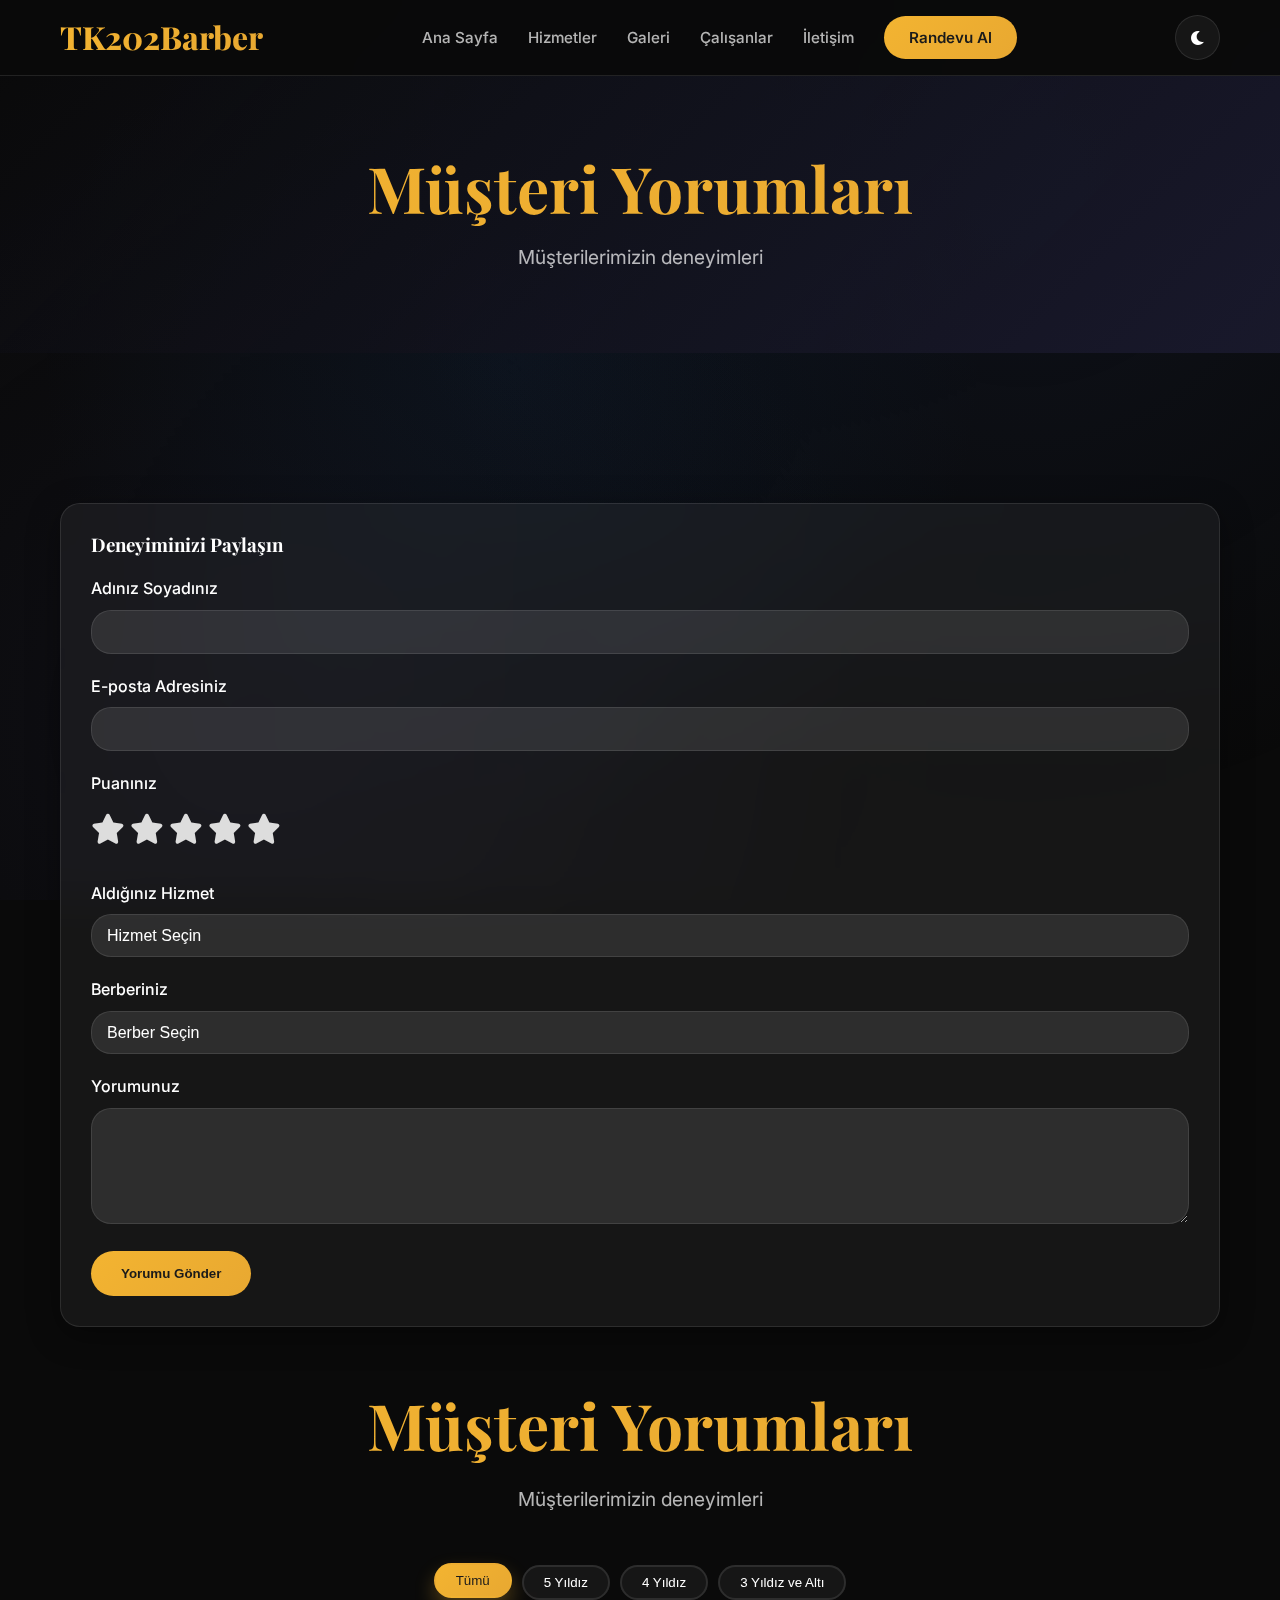
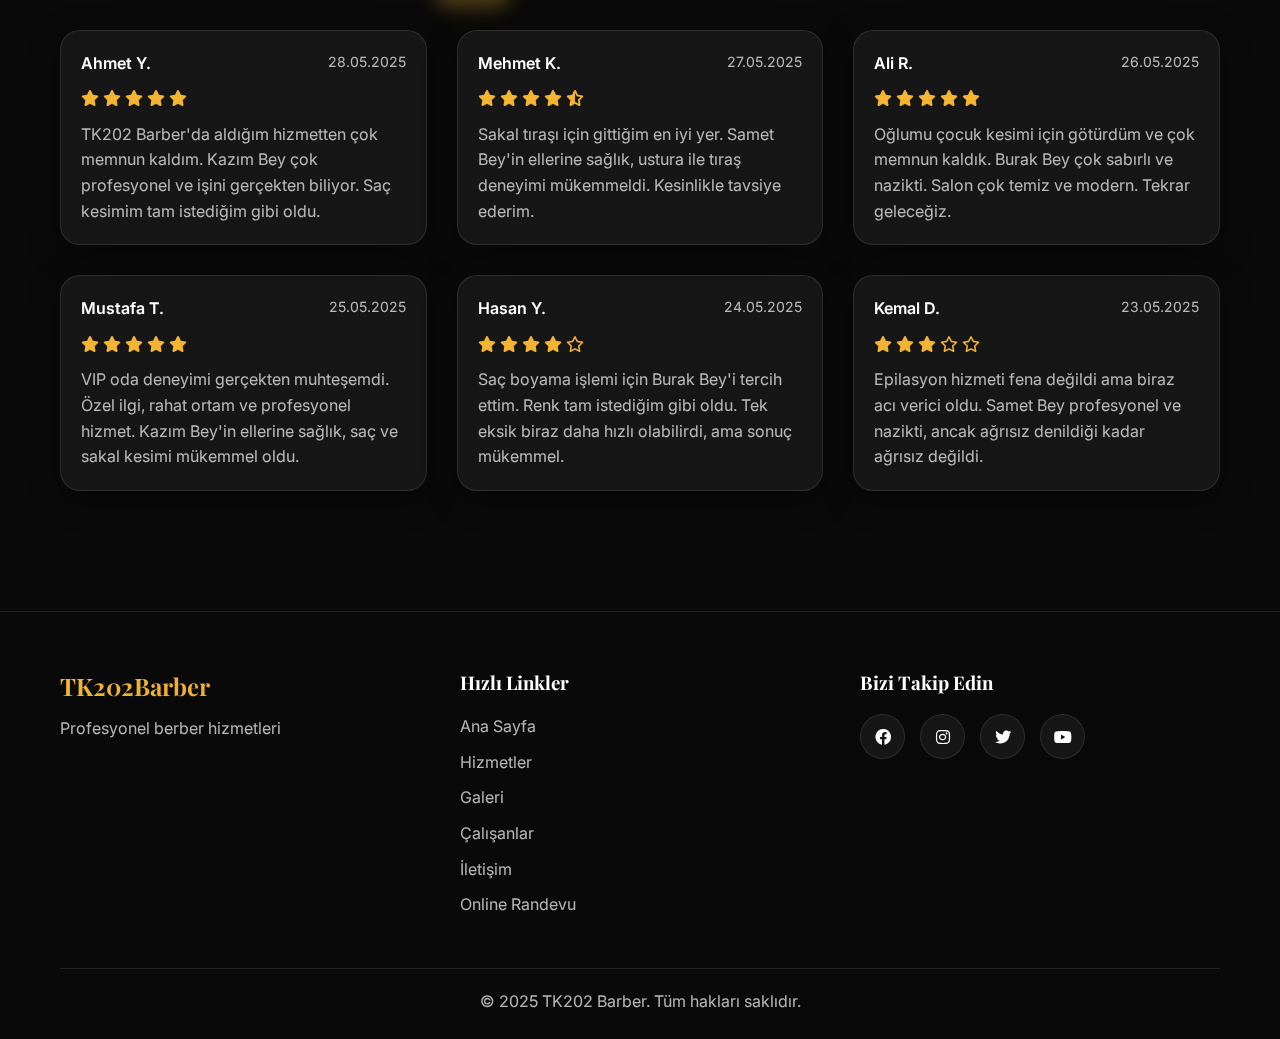
<file: yorumlar.html>
<!DOCTYPE html>
<html lang="tr">
<head>
    <meta charset="UTF-8">
    <meta name="viewport" content="width=device-width, initial-scale=1.0">
    <title>Müşteri Yorumları - TK202 Barber</title>
    <link rel="stylesheet" href="ultra-modern-style.css">
    <link rel="stylesheet" href="https://cdnjs.cloudflare.com/ajax/libs/font-awesome/6.0.0-beta3/css/all.min.css">
   
    
</head>
<body>
    <!-- Üst Menü -->
    <header>
        <div class="container">
            <div class="logo">
                <h1>TK202<span>Barber</span></h1>
            </div>
            <nav>
                <ul>
                    <li><a href="index.html">Ana Sayfa</a></li>
                    <li><a href="hizmetler.html">Hizmetler</a></li>
                    <li><a href="galeri.html">Galeri</a></li>
                    <li><a href="calisanlar.html">Çalışanlar</a></li>
                    <li><a href="iletisim.html">İletişim</a></li>
                    <li><a href="randevu.html" class="btn-randevu">Randevu Al</a></li>
                </ul>
            </nav>
            <div class="menu-btn">
                <i class="fas fa-bars"></i>
            </div>
            <div class="mode-toggle">
                <i class="fas fa-moon"></i>
            </div>
        </div>
    </header>

    <!-- Sayfa Başlığı -->
    <section class="page-header">
        <div class="container">
            <h1>Müşteri Yorumları</h1>
            <p>Müşterilerimizin deneyimleri</p>
        </div>
    </section>

    <!-- Yorum Formu -->
    <section class="testimonials">
        <div class="container">
            <div class="success-message" id="success-message">
                Yorumunuz başarıyla gönderildi! Onaylandıktan sonra yayınlanacaktır.
            </div>
            
            <div class="review-form">
                <h3>Deneyiminizi Paylaşın</h3>
                <form id="review-form">
                    <div class="form-group">
                        <label for="name">Adınız Soyadınız</label>
                        <input type="text" id="name" name="name" required>
                    </div>
                    <div class="form-group">
                        <label for="email">E-posta Adresiniz</label>
                        <input type="email" id="email" name="email" required>
                    </div>
                    <div class="form-group">
                        <label>Puanınız</label>
                        <div class="rating-select">
                            <input type="radio" id="star5" name="rating" value="5" required>
                            <label for="star5" title="5 yıldız"><i class="fas fa-star"></i></label>
                            <input type="radio" id="star4" name="rating" value="4">
                            <label for="star4" title="4 yıldız"><i class="fas fa-star"></i></label>
                            <input type="radio" id="star3" name="rating" value="3">
                            <label for="star3" title="3 yıldız"><i class="fas fa-star"></i></label>
                            <input type="radio" id="star2" name="rating" value="2">
                            <label for="star2" title="2 yıldız"><i class="fas fa-star"></i></label>
                            <input type="radio" id="star1" name="rating" value="1">
                            <label for="star1" title="1 yıldız"><i class="fas fa-star"></i></label>
                        </div>
                    </div>
                    <div class="form-group">
                        <label for="service">Aldığınız Hizmet</label>
                        <select id="service" name="service" required>
                            <option value="">Hizmet Seçin</option>
                            <option value="Saç Kesimi">Saç Kesimi</option>
                            <option value="Sakal Tıraşı">Sakal Tıraşı</option>
                            <option value="Saç Boyama">Saç Boyama</option>
                            <option value="Saç Bakımı">Saç Bakımı</option>
                            <option value="Çocuk Kesimi">Çocuk Kesimi</option>
                            <option value="Özel Paket">Özel Paket</option>
                            <option value="Epilasyon">Epilasyon</option>
                            <option value="VIP Oda">VIP Oda</option>
                        </select>
                    </div>
                    <div class="form-group">
                        <label for="barber">Berberiniz</label>
                        <select id="barber" name="barber" required>
                            <option value="">Berber Seçin</option>
                            <option value="Kazım Erol">Kazım Erol</option>
                            <option value="Samet">Samet</option>
                            <option value="Burak">Burak</option>
                        </select>
                    </div>
                    <div class="form-group">
                        <label for="review">Yorumunuz</label>
                        <textarea id="review" name="review" rows="5" required></textarea>
                    </div>
                    <button type="submit" class="btn">Yorumu Gönder</button>
                </form>
            </div>
            
            <div class="section-title">
                <h2>Müşteri Yorumları</h2>
                <p>Müşterilerimizin deneyimleri</p>
            </div>
            
            <div class="review-filter">
                <button class="filter-btn active" data-filter="all">Tümü</button>
                <button class="filter-btn" data-filter="5">5 Yıldız</button>
                <button class="filter-btn" data-filter="4">4 Yıldız</button>
                <button class="filter-btn" data-filter="3">3 Yıldız ve Altı</button>
            </div>
            
            <div class="review-list" id="review-list">
                <div class="review-item" data-rating="5" data-service="Saç Kesimi" data-barber="Kazım Erol">
                    <div class="review-header">
                        <span class="review-author">Ahmet Y.</span>
                        <span class="review-date">28.05.2025</span>
                    </div>
                    <div class="review-rating">
                        <i class="fas fa-star"></i>
                        <i class="fas fa-star"></i>
                        <i class="fas fa-star"></i>
                        <i class="fas fa-star"></i>
                        <i class="fas fa-star"></i>
                    </div>
                    <div class="review-content">
                        <p>TK202 Barber'da aldığım hizmetten çok memnun kaldım. Kazım Bey çok profesyonel ve işini gerçekten biliyor. Saç kesimim tam istediğim gibi oldu.</p>
                    </div>
                </div>
                <div class="review-item" data-rating="4" data-service="Sakal Tıraşı" data-barber="Samet">
                    <div class="review-header">
                        <span class="review-author">Mehmet K.</span>
                        <span class="review-date">27.05.2025</span>
                    </div>
                    <div class="review-rating">
                        <i class="fas fa-star"></i>
                        <i class="fas fa-star"></i>
                        <i class="fas fa-star"></i>
                        <i class="fas fa-star"></i>
                        <i class="fas fa-star-half-alt"></i>
                    </div>
                    <div class="review-content">
                        <p>Sakal tıraşı için gittiğim en iyi yer. Samet Bey'in ellerine sağlık, ustura ile tıraş deneyimi mükemmeldi. Kesinlikle tavsiye ederim.</p>
                    </div>
                </div>
                <div class="review-item" data-rating="5" data-service="Çocuk Kesimi" data-barber="Burak">
                    <div class="review-header">
                        <span class="review-author">Ali R.</span>
                        <span class="review-date">26.05.2025</span>
                    </div>
                    <div class="review-rating">
                        <i class="fas fa-star"></i>
                        <i class="fas fa-star"></i>
                        <i class="fas fa-star"></i>
                        <i class="fas fa-star"></i>
                        <i class="fas fa-star"></i>
                    </div>
                    <div class="review-content">
                        <p>Oğlumu çocuk kesimi için götürdüm ve çok memnun kaldık. Burak Bey çok sabırlı ve nazikti. Salon çok temiz ve modern. Tekrar geleceğiz.</p>
                    </div>
                </div>
                <div class="review-item" data-rating="5" data-service="VIP Oda" data-barber="Kazım Erol">
                    <div class="review-header">
                        <span class="review-author">Mustafa T.</span>
                        <span class="review-date">25.05.2025</span>
                    </div>
                    <div class="review-rating">
                        <i class="fas fa-star"></i>
                        <i class="fas fa-star"></i>
                        <i class="fas fa-star"></i>
                        <i class="fas fa-star"></i>
                        <i class="fas fa-star"></i>
                    </div>
                    <div class="review-content">
                        <p>VIP oda deneyimi gerçekten muhteşemdi. Özel ilgi, rahat ortam ve profesyonel hizmet. Kazım Bey'in ellerine sağlık, saç ve sakal kesimi mükemmel oldu.</p>
                    </div>
                </div>
                <div class="review-item" data-rating="4" data-service="Saç Boyama" data-barber="Burak">
                    <div class="review-header">
                        <span class="review-author">Hasan Y.</span>
                        <span class="review-date">24.05.2025</span>
                    </div>
                    <div class="review-rating">
                        <i class="fas fa-star"></i>
                        <i class="fas fa-star"></i>
                        <i class="fas fa-star"></i>
                        <i class="fas fa-star"></i>
                        <i class="far fa-star"></i>
                    </div>
                    <div class="review-content">
                        <p>Saç boyama işlemi için Burak Bey'i tercih ettim. Renk tam istediğim gibi oldu. Tek eksik biraz daha hızlı olabilirdi, ama sonuç mükemmel.</p>
                    </div>
                </div>
                <div class="review-item" data-rating="3" data-service="Epilasyon" data-barber="Samet">
                    <div class="review-header">
                        <span class="review-author">Kemal D.</span>
                        <span class="review-date">23.05.2025</span>
                    </div>
                    <div class="review-rating">
                        <i class="fas fa-star"></i>
                        <i class="fas fa-star"></i>
                        <i class="fas fa-star"></i>
                        <i class="far fa-star"></i>
                        <i class="far fa-star"></i>
                    </div>
                    <div class="review-content">
                        <p>Epilasyon hizmeti fena değildi ama biraz acı verici oldu. Samet Bey profesyonel ve nazikti, ancak ağrısız denildiği kadar ağrısız değildi.</p>
                    </div>
                </div>
            </div>
        </div>
    </section>

    <!-- Altbilgi -->
    <footer>
        <div class="container">
            <div class="footer-content">
                <div class="footer-logo">
                    <h2>TK202<span>Barber</span></h2>
                    <p>Profesyonel berber hizmetleri</p>
                </div>
                <div class="footer-links">
                    <h3>Hızlı Linkler</h3>
                    <ul>
                        <li><a href="index.html">Ana Sayfa</a></li>
                        <li><a href="hizmetler.html">Hizmetler</a></li>
                        <li><a href="galeri.html">Galeri</a></li>
                        <li><a href="calisanlar.html">Çalışanlar</a></li>
                        <li><a href="iletisim.html">İletişim</a></li>
                        <li><a href="randevu.html">Online Randevu</a></li>
                    </ul>
                </div>
                <div class="footer-social">
                    <h3>Bizi Takip Edin</h3>
                    <div class="social-icons">
                        <a href="#"><i class="fab fa-facebook"></i></a>
                        <a href="#"><i class="fab fa-instagram"></i></a>
                        <a href="#"><i class="fab fa-twitter"></i></a>
                        <a href="#"><i class="fab fa-youtube"></i></a>
                    </div>
                </div>
            </div>
            <div class="footer-bottom">
                <p>&copy; 2025 TK202 Barber. Tüm hakları saklıdır.</p>
            </div>
        </div>
    </footer>

    <script src="modern-script.js"></script>
    
    <script>
        document.addEventListener('DOMContentLoaded', function() {
            // Yorum formu gönderimi
            const reviewForm = document.getElementById('review-form');
            const successMessage = document.getElementById('success-message');
            
            if (reviewForm) {
                reviewForm.addEventListener('submit', function(e) {
                    e.preventDefault();
                    
                    // Form verilerini al
                    const name = document.getElementById('name').value;
                    const email = document.getElementById('email').value;
                    const rating = document.querySelector('input[name="rating"]:checked').value;
                    const service = document.getElementById('service').value;
                    const barber = document.getElementById('barber').value;
                    const review = document.getElementById('review').value;
                    
                    // Normalde burada bir API'ye gönderilir, şimdilik konsola yazdıralım
                    console.log('Yorum Bilgileri:', {
                        name,
                        email,
                        rating,
                        service,
                        barber,
                        review
                    });
                    
                    // Başarılı mesajı göster
                    successMessage.style.display = 'block';
                    
                    // Formu sıfırla
                    this.reset();
                    
                    // 5 saniye sonra mesajı gizle
                    setTimeout(() => {
                        successMessage.style.display = 'none';
                    }, 5000);
                });
            }
            
            // Yorum filtreleme
            const filterBtns = document.querySelectorAll('.filter-btn');
            const reviewItems = document.querySelectorAll('.review-item');
            
            filterBtns.forEach(btn => {
                btn.addEventListener('click', function() {
                    // Aktif filtre butonunu güncelle
                    filterBtns.forEach(btn => btn.classList.remove('active'));
                    this.classList.add('active');
                    
                    // Seçilen filtreyi al
                    const filterValue = this.getAttribute('data-filter');
                    
                    // Yorumları filtrele
                    reviewItems.forEach(item => {
                        const rating = parseInt(item.getAttribute('data-rating'));
                        
                        if (filterValue === 'all') {
                            item.style.display = 'block';
                        } else if (filterValue === '5' && rating === 5) {
                            item.style.display = 'block';
                        } else if (filterValue === '4' && rating === 4) {
                            item.style.display = 'block';
                        } else if (filterValue === '3' && rating <= 3) {
                            item.style.display = 'block';
                        } else {
                            item.style.display = 'none';
                        }
                    });
                });
            });
        });
    </script>
</body>
</html>
</file>
<file: ultra-modern-style.css>
/* =================================
   TK202 BARBER - COMPLETE OPTIMIZED CSS
   Version: 2.0
   ================================= */

/* =================================
   1. IMPORTS & FONT DEFINITIONS
   ================================= */
@import url('https://fonts.googleapis.com/css2?family=Inter:wght@300;400;500;600;700;800;900&family=Playfair+Display:wght@400;500;600;700;800;900&display=swap');

/* =================================
   2. ROOT VARIABLES & CUSTOM PROPERTIES
   ================================= */
:root {
    /* Color Schemes */
    --primary-gradient: linear-gradient(135deg, #1a1a2e 0%, #16213e 100%);
    --secondary-gradient: linear-gradient(135deg, #0f3460 0%, #16213e 100%);
    --accent-gradient: linear-gradient(135deg, #e94560 0%, #c34a73 100%);
    --gold-gradient: linear-gradient(135deg, #f3b431 0%, #e8a831 100%);
    
    /* Glass Morphism */
    --glass-bg: rgba(255, 255, 255, 0.05);
    --glass-border: rgba(255, 255, 255, 0.1);
    --glass-shadow: 0 8px 32px 0 rgba(0, 0, 0, 0.37);
    
    /* Dark Theme Colors */
    --dark-bg: #0a0a0a;
    --dark-text: #ffffff;
    --dark-text-secondary: rgba(255, 255, 255, 0.7);
    
    /* Layout Variables */
    --section-padding: 120px 0;
    --container-padding: 0 20px;
    --border-radius: 20px;
    --border-radius-lg: 30px;
    
    /* Animation Variables */
    --transition: all 0.4s cubic-bezier(0.25, 0.46, 0.45, 0.94);
    --transition-fast: all 0.2s ease;
    --bounce: cubic-bezier(0.68, -0.55, 0.265, 1.55);
    
    /* Z-Index Hierarchy */
    --z-background: -1;
    --z-content: 1;
    --z-sticky: 100;
    --z-header: 1000;
    --z-modal: 2000;
}

/* Light Mode Variables */
body.light-mode {
    --dark-bg: #ffffff;
    --dark-text: #1a1a1a;
    --dark-text-secondary: rgba(0, 0, 0, 0.7);
    --glass-bg: rgba(0, 0, 0, 0.05);
    --glass-border: rgba(0, 0, 0, 0.1);
    background: var(--dark-bg);
}

/* =================================
   3. RESET & BASE STYLES
   ================================= */
* {
    margin: 0;
    padding: 0;
    box-sizing: border-box;
}

html {
    scroll-behavior: smooth;
    overflow-x: hidden;
}

body {
    font-family: 'Inter', sans-serif;
    line-height: 1.6;
    background: var(--dark-bg);
    color: var(--dark-text);
    overflow-x: hidden;
    transition: var(--transition);
}

/* Animated Background */
body::before {
    content: '';
    position: fixed;
    top: 0;
    left: 0;
    width: 100%;
    height: 100%;
    background: 
        radial-gradient(circle at 20% 80%, rgba(26, 26, 46, 0.3) 0%, transparent 50%),
        radial-gradient(circle at 80% 20%, rgba(22, 33, 62, 0.3) 0%, transparent 50%),
        radial-gradient(circle at 40% 40%, rgba(15, 52, 96, 0.2) 0%, transparent 50%);
    z-index: var(--z-background);
    animation: backgroundMove 20s ease-in-out infinite;
}

@keyframes backgroundMove {
    0%, 100% { transform: translateX(0) translateY(0); }
    25% { transform: translateX(-20px) translateY(-10px); }
    50% { transform: translateX(20px) translateY(10px); }
    75% { transform: translateX(-10px) translateY(20px); }
}

/* Light Mode Background */
body.light-mode::before {
    background: 
        radial-gradient(circle at 20% 80%, rgba(26, 26, 46, 0.05) 0%, transparent 50%),
        radial-gradient(circle at 80% 20%, rgba(22, 33, 62, 0.05) 0%, transparent 50%),
        radial-gradient(circle at 40% 40%, rgba(233, 69, 96, 0.05) 0%, transparent 50%);
}

/* =================================
   4. TYPOGRAPHY
   ================================= */
h1, h2, h3, h4, h5, h6 {
    font-family: 'Playfair Display', serif;
    line-height: 1.2;
}

/* =================================
   5. LAYOUT COMPONENTS
   ================================= */
.container {
    max-width: 1200px;
    margin: 0 auto;
    padding: var(--container-padding);
}

/* =================================
   6. HEADER & NAVIGATION
   ================================= */
header {
    position: fixed;
    top: 0;
    left: 0;
    width: 100%;
    background: rgba(10, 10, 10, 0.95);
    backdrop-filter: blur(20px);
    -webkit-backdrop-filter: blur(20px);
    border-bottom: 1px solid var(--glass-border);
    z-index: var(--z-header);
    transition: var(--transition);
}

header.scrolled {
    background: rgba(10, 10, 10, 0.98);
    box-shadow: 0 5px 20px rgba(0, 0, 0, 0.1);
}

header .container {
    display: flex;
    justify-content: space-between;
    align-items: center;
    padding: 15px 20px;
}

/* Logo */
.logo a {
    text-decoration: none;
    display: inline-block;
}

.logo h1 {
    font-size: 2rem;
    font-weight: 800;
    background: var(--gold-gradient);
    -webkit-background-clip: text;
    -webkit-text-fill-color: transparent;
    background-clip: text;
}

/* Navigation */
nav ul {
    display: flex;
    list-style: none;
    gap: 30px;
    align-items: center;
}

nav a {
    text-decoration: none;
    color: var(--dark-text-secondary);
    font-weight: 500;
    font-size: 0.95rem;
    position: relative;
    transition: var(--transition);
    padding: 10px 0;
}

nav a::before {
    content: '';
    position: absolute;
    bottom: 0;
    left: 50%;
    width: 0;
    height: 2px;
    background: var(--gold-gradient);
    transition: var(--transition);
    transform: translateX(-50%);
}

nav a:hover {
    color: var(--dark-text);
}

nav a:hover::before {
    width: 100%;
}

nav a.active {
    color: var(--dark-text);
    font-weight: 600;
}

nav a.active::before {
    width: 100%;
}

/* CTA Button */
.btn-randevu {
    background: var(--gold-gradient) !important;
    padding: 12px 25px !important;
    border-radius: 50px;
    color: #1a1a1a !important;
    font-weight: 600;
    position: relative;
    overflow: hidden;
    transition: var(--transition);
}

.btn-randevu:hover {
    transform: translateY(-3px);
    box-shadow: 0 10px 30px rgba(243, 180, 49, 0.4);
}

/* Mobile Menu & Dark Mode Toggle */
.menu-btn {
    display: none;
    color: var(--dark-text);
    font-size: 1.5rem;
    cursor: pointer;
}

.mode-toggle {
    background: var(--glass-bg);
    backdrop-filter: blur(20px);
    -webkit-backdrop-filter: blur(20px);
    border: 1px solid var(--glass-border);
    border-radius: 50%;
    width: 45px;
    height: 45px;
    display: flex;
    align-items: center;
    justify-content: center;
    cursor: pointer;
    transition: var(--transition);
    color: var(--dark-text);
}

.mode-toggle:hover {
    transform: scale(1.1);
    box-shadow: 0 5px 20px rgba(243, 180, 49, 0.3);
}

/* =================================
   7. HERO SECTION
   ================================= */
.hero {
    min-height: 100vh;
    display: flex;
    align-items: center;
    position: relative;
    overflow: hidden;
    background: linear-gradient(135deg, rgba(10, 10, 10, 0.8) 0%, rgba(26, 26, 46, 0.9) 100%);
    padding-top: 80px;
}

.hero::before {
    content: '';
    position: absolute;
    top: 0;
    left: 0;
    width: 100%;
    height: 100%;
    background: url('https://images.unsplash.com/photo-1585747860715-2ba37e788b70?ixlib=rb-4.0.3&auto=format&fit=crop&w=2000&q=80') center/cover;
    z-index: var(--z-background);
    filter: brightness(0.3) contrast(1.2);
}

.hero-content {
    text-align: center;
    max-width: 800px;
    margin: 0 auto;
    position: relative;
    z-index: var(--z-content);
}

.hero h1 {
    font-size: clamp(3rem, 8vw, 6rem);
    font-weight: 800;
    margin-bottom: 20px;
    background: linear-gradient(135deg, #ffffff 0%, #f0f0f0 50%, #ffffff 100%);
    -webkit-background-clip: text;
    -webkit-text-fill-color: transparent;
    background-clip: text;
    animation: textGlow 3s ease-in-out infinite alternate;
}

@keyframes textGlow {
    from { filter: drop-shadow(0 0 20px rgba(255, 255, 255, 0.3)); }
    to { filter: drop-shadow(0 0 40px rgba(255, 255, 255, 0.6)); }
}

.hero p {
    font-size: 1.3rem;
    color: var(--dark-text-secondary);
    margin-bottom: 40px;
}

/* =================================
   8. PAGE HEADER
   ================================= */
.page-header {
    padding: 150px 0 80px;
    background: linear-gradient(135deg, rgba(10, 10, 10, 0.8) 0%, rgba(26, 26, 46, 0.9) 100%);
    position: relative;
    text-align: center;
}

.page-header::before {
    content: '';
    position: absolute;
    top: 0;
    left: 0;
    width: 100%;
    height: 100%;
    background: url('https://images.unsplash.com/photo-1585747860715-2ba37e788b70?ixlib=rb-4.0.3&auto=format&fit=crop&w=2000&q=80') center/cover;
    z-index: var(--z-background);
    filter: brightness(0.3) contrast(1.2);
}

.page-header h1 {
    font-size: clamp(2.5rem, 6vw, 4rem);
    font-weight: 700;
    background: var(--gold-gradient);
    -webkit-background-clip: text;
    -webkit-text-fill-color: transparent;
    background-clip: text;
    margin-bottom: 15px;
    position: relative;
    z-index: var(--z-content);
}

.page-header p {
    font-size: 1.2rem;
    color: var(--dark-text-secondary);
    position: relative;
    z-index: var(--z-content);
}

/* =================================
   9. SERVICES SECTION
   ================================= */
.services {
    padding: var(--section-padding);
    position: relative;
    z-index: var(--z-content);
}

.section-title {
    text-align: center;
    margin-bottom: 80px;
}

.section-title h2 {
    font-size: clamp(2.5rem, 5vw, 4rem);
    font-weight: 700;
    background: var(--gold-gradient);
    -webkit-background-clip: text;
    -webkit-text-fill-color: transparent;
    background-clip: text;
    margin-bottom: 20px;
}

.section-title p {
    font-size: 1.2rem;
    color: var(--dark-text-secondary);
}

.services-container {
    display: grid;
    grid-template-columns: repeat(auto-fit, minmax(350px, 1fr));
    gap: 30px;
    margin-top: 60px;
}

.service-box {
    background: var(--glass-bg);
    backdrop-filter: blur(20px);
    -webkit-backdrop-filter: blur(20px);
    border: 1px solid var(--glass-border);
    border-radius: var(--border-radius-lg);
    padding: 40px 30px;
    text-align: center;
    position: relative;
    overflow: hidden;
    transition: var(--transition);
    cursor: pointer;
}

.service-box::before {
    content: '';
    position: absolute;
    top: 0;
    left: -100%;
    width: 100%;
    height: 100%;
    background: var(--gold-gradient);
    opacity: 0.1;
    transition: left 0.6s var(--bounce);
    z-index: 0;
}

.service-box:hover::before {
    left: 0;
}

.service-box:hover {
    transform: translateY(-10px);
    box-shadow: 0 20px 60px rgba(243, 180, 49, 0.2);
    border-color: rgba(243, 180, 49, 0.5);
}

.service-icon {
    width: 80px;
    height: 80px;
    margin: 0 auto 25px;
    background: var(--gold-gradient);
    border-radius: 50%;
    display: flex;
    align-items: center;
    justify-content: center;
    font-size: 2rem;
    color: #1a1a1a;
    transition: var(--transition);
    position: relative;
    z-index: 1;
}

.service-box:hover .service-icon {
    transform: scale(1.1) rotate(360deg);
    box-shadow: 0 10px 30px rgba(243, 180, 49, 0.4);
}

.service-box h3 {
    font-size: 1.5rem;
    font-weight: 600;
    margin-bottom: 15px;
    color: var(--dark-text);
    position: relative;
    z-index: 1;
}

.service-box p {
    color: var(--dark-text-secondary);
    margin-bottom: 20px;
    line-height: 1.6;
    position: relative;
    z-index: 1;
}

.price {
    font-size: 2rem;
    font-weight: 800;
    background: var(--gold-gradient);
    -webkit-background-clip: text;
    -webkit-text-fill-color: transparent;
    background-clip: text;
    position: relative;
    z-index: 1;
}

/* Service Details */
.service-details {
    margin-top: 20px;
    padding-top: 20px;
    border-top: 1px solid var(--glass-border);
    position: relative;
    z-index: 1;
}

.service-details h4 {
    color: var(--dark-text);
    margin-bottom: 15px;
    font-size: 1.1rem;
}

.service-details ul {
    list-style: none;
    margin-bottom: 15px;
}

.service-details ul li {
    color: var(--dark-text-secondary);
    margin-bottom: 8px;
    position: relative;
    padding-left: 20px;
}

.service-details ul li::before {
    content: '✓';
    position: absolute;
    left: 0;
    color: #f3b431;
    font-weight: bold;
}
/* =================================
   10. GALLERY SECTION
   ================================= */
.gallery {
    padding: var(--section-padding);
    position: relative;
    z-index: var(--z-content);
}

.gallery-categories {
    padding: 40px 0;
    background: var(--glass-bg);
    backdrop-filter: blur(20px);
    -webkit-backdrop-filter: blur(20px);
}

.category-filters {
    display: flex;
    justify-content: center;
    gap: 20px;
    flex-wrap: wrap;
}

.filter-btn {
    padding: 12px 25px;
    background: var(--glass-bg);
    backdrop-filter: blur(20px);
    -webkit-backdrop-filter: blur(20px);
    border: 1px solid var(--glass-border);
    border-radius: 50px;
    color: var(--dark-text-secondary);
    cursor: pointer;
    transition: var(--transition);
    font-weight: 500;
}

.filter-btn.active,
.filter-btn:hover {
    background: var(--gold-gradient);
    color: #1a1a1a;
    transform: translateY(-2px);
    box-shadow: 0 10px 20px rgba(243, 180, 49, 0.3);
}

.gallery-container {
    display: grid;
    grid-template-columns: repeat(auto-fit, minmax(300px, 1fr));
    gap: 20px;
    margin-top: 60px;
}

.gallery-item {
    position: relative;
    height: 300px;
    border-radius: var(--border-radius);
    overflow: hidden;
    cursor: pointer;
    transition: var(--transition);
}

.gallery-item img {
    width: 100%;
    height: 100%;
    object-fit: cover;
    transition: var(--transition);
}

.gallery-item:hover img {
    transform: scale(1.1);
}

.overlay {
    position: absolute;
    top: 0;
    left: 0;
    width: 100%;
    height: 100%;
    background: rgba(26, 26, 46, 0.9);
    backdrop-filter: blur(10px);
    -webkit-backdrop-filter: blur(10px);
    display: flex;
    flex-direction: column;
    align-items: center;
    justify-content: center;
    opacity: 0;
    transition: var(--transition);
    text-align: center;
    padding: 20px;
}

.gallery-item:hover .overlay {
    opacity: 1;
}

.overlay h3 {
    color: white;
    font-size: 1.5rem;
    font-weight: 600;
    margin-bottom: 10px;
}

.overlay p {
    color: rgba(255, 255, 255, 0.8);
    font-size: 0.9rem;
}

/* =================================
   11. TEAM SECTION
   ================================= */
.team {
    padding: var(--section-padding);
    position: relative;
    z-index: var(--z-content);
}

.team-container {
    display: grid;
    grid-template-columns: repeat(auto-fit, minmax(300px, 1fr));
    gap: 30px;
    margin-top: 60px;
}

.team-member {
    background: var(--glass-bg);
    backdrop-filter: blur(20px);
    -webkit-backdrop-filter: blur(20px);
    border: 1px solid var(--glass-border);
    border-radius: var(--border-radius-lg);
    padding: 30px;
    text-align: center;
    transition: var(--transition);
}

.team-member:hover {
    transform: translateY(-10px);
    box-shadow: 0 20px 60px rgba(243, 180, 49, 0.2);
}

.team-member.featured {
    grid-column: 1 / -1;
    display: grid;
    grid-template-columns: 300px 1fr;
    gap: 40px;
    text-align: left;
}

.team-member.featured .member-img {
    width: 250px;
    height: 250px;
}

.member-img {
    width: 150px;
    height: 150px;
    margin: 0 auto 20px;
    border-radius: 50%;
    overflow: hidden;
    border: 3px solid var(--glass-border);
}

.member-img img {
    width: 100%;
    height: 100%;
    object-fit: cover;
}

.member-info h3 {
    color: var(--dark-text);
    font-size: 1.5rem;
    margin-bottom: 10px;
}

.position {
    background: var(--gold-gradient);
    -webkit-background-clip: text;
    -webkit-text-fill-color: transparent;
    background-clip: text;
    font-weight: 600;
    font-size: 1.1rem;
    margin-bottom: 15px;
    display: block;
}

.member-info p {
    color: var(--dark-text-secondary);
    margin-bottom: 15px;
}

.member-details {
    display: grid;
    grid-template-columns: 1fr 1fr;
    gap: 30px;
    margin: 20px 0;
}

.detail h4 {
    color: var(--dark-text);
    margin-bottom: 15px;
    font-size: 1.1rem;
}

.detail ul {
    list-style: none;
}

.detail ul li {
    color: var(--dark-text-secondary);
    margin-bottom: 8px;
    position: relative;
    padding-left: 20px;
}

.detail ul li::before {
    content: '•';
    position: absolute;
    left: 0;
    color: #f3b431;
    font-weight: bold;
}

.social-links {
    display: flex;
    justify-content: center;
    gap: 15px;
    margin: 20px 0;
}

.social-links a {
    width: 40px;
    height: 40px;
    background: var(--gold-gradient);
    border-radius: 50%;
    display: flex;
    align-items: center;
    justify-content: center;
    color: #1a1a1a;
    transition: var(--transition);
    text-decoration: none;
}

.social-links a:hover {
    transform: translateY(-3px);
    box-shadow: 0 10px 20px rgba(243, 180, 49, 0.4);
}

/* =================================
   12. CERTIFICATIONS
   ================================= */
.certifications {
    padding: var(--section-padding);
    background: var(--glass-bg);
    backdrop-filter: blur(20px);
    -webkit-backdrop-filter: blur(20px);
}

.certifications-container {
    display: grid;
    grid-template-columns: repeat(auto-fit, minmax(250px, 1fr));
    gap: 30px;
    margin-top: 60px;
}

.certification {
    background: var(--glass-bg);
    backdrop-filter: blur(20px);
    -webkit-backdrop-filter: blur(20px);
    border: 1px solid var(--glass-border);
    border-radius: var(--border-radius-lg);
    padding: 30px;
    text-align: center;
    transition: var(--transition);
}

.certification:hover {
    transform: translateY(-10px);
    box-shadow: 0 20px 60px rgba(243, 180, 49, 0.2);
}

.certification-icon {
    width: 60px;
    height: 60px;
    margin: 0 auto 20px;
    background: var(--accent-gradient);
    border-radius: 50%;
    display: flex;
    align-items: center;
    justify-content: center;
    font-size: 1.5rem;
    color: white;
}

.certification h3 {
    color: var(--dark-text);
    margin-bottom: 15px;
    font-size: 1.2rem;
}

.certification p {
    color: var(--dark-text-secondary);
    line-height: 1.6;
}

/* =================================
   13. CAREERS
   ================================= */
.careers {
    padding: var(--section-padding);
}

.careers-content {
    display: grid;
    grid-template-columns: 1fr 1fr;
    gap: 50px;
    margin-top: 60px;
    align-items: center;
}

.careers-text ul {
    list-style: none;
    margin: 20px 0;
}

.careers-text ul li {
    color: var(--dark-text-secondary);
    margin-bottom: 10px;
    position: relative;
    padding-left: 25px;
}

.careers-text ul li::before {
    content: '✓';
    position: absolute;
    left: 0;
    color: #e94560;
    font-weight: bold;
}

.careers-image {
    border-radius: var(--border-radius);
    overflow: hidden;
}

.careers-image img {
    width: 100%;
    height: 300px;
    object-fit: cover;
}

/* =================================
   14. TESTIMONIALS
   ================================= */
.testimonials {
    padding: var(--section-padding);
}

.testimonials-container {
    display: grid;
    grid-template-columns: repeat(auto-fit, minmax(350px, 1fr));
    gap: 30px;
    margin-top: 60px;
}

.testimonial {
    background: var(--glass-bg);
    backdrop-filter: blur(20px);
    -webkit-backdrop-filter: blur(20px);
    border: 1px solid var(--glass-border);
    border-radius: var(--border-radius-lg);
    padding: 30px;
    transition: var(--transition);
}

.testimonial:hover {
    transform: translateY(-5px);
    box-shadow: 0 15px 40px rgba(243, 180, 49, 0.2);
}

.testimonial-img {
    width: 80px;
    height: 80px;
    border-radius: 50%;
    overflow: hidden;
    margin-bottom: 20px;
    border: 2px solid var(--glass-border);
}

.testimonial-img img {
    width: 100%;
    height: 100%;
    object-fit: cover;
}

.testimonial-content p {
    color: var(--dark-text-secondary);
    font-style: italic;
    margin-bottom: 20px;
    line-height: 1.6;
}

.testimonial-content h4 {
    color: var(--dark-text);
    font-weight: 600;
    margin-bottom: 10px;
}

.rating {
    color: #ffd700;
}

/* =================================
   15. PROMOTIONS
   ================================= */
.promotions {
    padding: var(--section-padding);
    background: var(--glass-bg);
    backdrop-filter: blur(20px);
    -webkit-backdrop-filter: blur(20px);
}

.promotions-container {
    display: grid;
    grid-template-columns: repeat(auto-fit, minmax(300px, 1fr));
    gap: 30px;
    margin-top: 60px;
}

.promotion-box {
    background: var(--glass-bg);
    backdrop-filter: blur(20px);
    -webkit-backdrop-filter: blur(20px);
    border: 1px solid var(--glass-border);
    border-radius: var(--border-radius-lg);
    padding: 30px;
    text-align: center;
    transition: var(--transition);
    position: relative;
    overflow: hidden;
}

.promotion-box::before {
    content: '';
    position: absolute;
    top: 0;
    left: -100%;
    width: 100%;
    height: 100%;
    background: var(--accent-gradient);
    opacity: 0.1;
    transition: left 0.6s var(--bounce);
    z-index: var(--z-background);
}

.promotion-box:hover::before {
    left: 0;
}

.promotion-box:hover {
    transform: translateY(-10px);
    box-shadow: 0 20px 60px rgba(233, 69, 96, 0.2);
    border-color: rgba(233, 69, 96, 0.5);
}

.promotion-box h3 {
    color: var(--dark-text);
    font-size: 1.5rem;
    margin-bottom: 15px;
    position: relative;
    z-index: 1;
}

.promotion-box p {
    color: var(--dark-text-secondary);
    margin-bottom: 20px;
    line-height: 1.6;
    position: relative;
    z-index: 1;
}

.promo-code {
    background: var(--accent-gradient);
    -webkit-background-clip: text;
    -webkit-text-fill-color: transparent;
    background-clip: text;
    font-weight: 800;
    font-size: 1.2rem;
    position: relative;
    z-index: 1;
}

/* =================================
   16. CONTACT SECTION
   ================================= */
.contact {
    padding: var(--section-padding);
    position: relative;
    z-index: var(--z-content);
}

.contact-container {
    display: grid;
    grid-template-columns: 1fr 1fr;
    gap: 50px;
    margin-top: 60px;
}

.contact-info {
    display: grid;
    gap: 30px;
}

.info-item {
    background: var(--glass-bg);
    backdrop-filter: blur(20px);
    -webkit-backdrop-filter: blur(20px);
    border: 1px solid var(--glass-border);
    border-radius: var(--border-radius);
    padding: 25px;
    transition: var(--transition);
}

.info-item:hover {
    transform: translateY(-5px);
    box-shadow: 0 10px 30px rgba(243, 180, 49, 0.2);
}

.info-item i {
    font-size: 2rem;
    background: var(--gold-gradient);
    -webkit-background-clip: text;
    -webkit-text-fill-color: transparent;
    background-clip: text;
    margin-bottom: 15px;
    display: block;
}

.info-item h3 {
    color: var(--dark-text);
    margin-bottom: 10px;
}

.info-item p {
    color: var(--dark-text-secondary);
}

.contact-map {
    border-radius: var(--border-radius);
    overflow: hidden;
    border: 1px solid var(--glass-border);
}

/* Contact Form */
.contact-form {
    padding: var(--section-padding);
    background: var(--glass-bg);
    backdrop-filter: blur(20px);
    -webkit-backdrop-filter: blur(20px);
    position: relative;
    z-index: var(--z-content);
}

.form-container {
    max-width: 800px;
    margin: 0 auto;
}

.form-row {
    display: grid;
    grid-template-columns: 1fr 1fr;
    gap: 20px;
    margin-bottom: 20px;
}

.form-group {
    margin-bottom: 20px;
}

.form-group label {
    display: block;
    color: var(--dark-text);
    margin-bottom: 8px;
    font-weight: 500;
}

.form-group input,
.form-group select,
.form-group textarea {
    width: 100%;
    padding: 12px 15px;
    background: var(--glass-bg);
    backdrop-filter: blur(20px);
    -webkit-backdrop-filter: blur(20px);
    border: 1px solid var(--glass-border);
    border-radius: 20px;
    color: var(--dark-text);
    font-size: 1rem;
    transition: var(--transition);
}

.form-group input:focus,
.form-group select:focus,
.form-group textarea:focus {
    outline: none;
    border-color: rgba(243, 180, 49, 0.8);
    box-shadow: 0 0 0 3px rgba(243, 180, 49, 0.1);
}

.form-group input::placeholder,
.form-group textarea::placeholder {
    color: var(--dark-text-secondary);
}

/* Select Dropdown Styling */
select {
    appearance: none;
    background-image: url("data:image/svg+xml;charset=UTF-8,%3csvg xmlns='http://www.w3.org/2000/svg' viewBox='0 0 24 24' fill='none' stroke='rgba(255,255,255,0.7)' stroke-width='2' stroke-linecap='round' stroke-linejoin='round'%3e%3cpolyline points='6 9 12 15 18 9'%3e%3c/polyline%3e%3c/svg%3e");
    background-repeat: no-repeat;
    background-position: right 15px center;
    background-size: 20px;
    padding-right: 45px !important;
}

select option {
    background: #1a1a1a;
    color: #ffffff;
}

textarea {
    resize: vertical;
    min-height: 100px;
}

.form-checkbox {
    display: flex;
    align-items: flex-start;
    gap: 10px;
}

.form-checkbox input[type="checkbox"] {
    width: 20px !important;
    height: 20px !important;
    margin-top: 2px;
    cursor: pointer;
}

.form-checkbox label {
    cursor: pointer;
    color: var(--dark-text-secondary);
    margin-bottom: 0;
    flex: 1;
}
/* =================================
   17. FAQ SECTION
   ================================= */
.faq {
    padding: var(--section-padding);
    position: relative;
    z-index: var(--z-content);
}

.faq-container {
    max-width: 800px;
    margin: 0 auto;
}

.faq-item {
    background: var(--glass-bg);
    backdrop-filter: blur(20px);
    -webkit-backdrop-filter: blur(20px);
    border: 1px solid var(--glass-border);
    border-radius: var(--border-radius);
    margin-bottom: 20px;
    overflow: hidden;
    transition: var(--transition);
}

.faq-item:hover {
    box-shadow: 0 10px 30px rgba(243, 180, 49, 0.1);
}

.faq-question {
    padding: 25px 30px;
    display: flex;
    justify-content: space-between;
    align-items: center;
    cursor: pointer;
    transition: var(--transition);
}

.faq-question:hover {
    background: rgba(243, 180, 49, 0.05);
}

.faq-question h3 {
    color: var(--dark-text);
    font-size: 1.1rem;
    margin: 0;
}

.faq-question i {
    color: var(--dark-text-secondary);
    transition: var(--transition);
}

.faq-answer {
    padding: 0 30px;
    max-height: 0;
    overflow: hidden;
    transition: all 0.4s ease;
}

.faq-answer p {
    color: var(--dark-text-secondary);
    line-height: 1.6;
    padding-bottom: 25px;
}

.faq-item.active .faq-answer {
    max-height: 200px;
}

.faq-item.active .faq-question {
    background: rgba(243, 180, 49, 0.1);
}

.faq-item.active .faq-question i {
    color: #f3b431;
    transform: rotate(180deg);
}

/* =================================
   18. APPOINTMENT SYSTEM
   ================================= */
.appointment {
    padding: var(--section-padding);
    background: var(--glass-bg);
    backdrop-filter: blur(20px);
    -webkit-backdrop-filter: blur(20px);
    position: relative;
    z-index: var(--z-content);
}

.appointment-container {
    max-width: 600px;
    margin: 0 auto;
    text-align: center;
}

.appointment-container p {
    color: var(--dark-text-secondary);
    font-size: 1.1rem;
    margin-bottom: 20px;
}

.appointment-system {
    padding: var(--section-padding);
    position: relative;
    z-index: var(--z-content);
}

.appointment-steps {
    display: flex;
    justify-content: center;
    margin-bottom: 60px;
    flex-wrap: wrap;
    gap: 20px;
}

.step {
    display: flex;
    flex-direction: column;
    align-items: center;
    position: relative;
    opacity: 0.5;
    transition: var(--transition);
}

.step.active {
    opacity: 1;
}

.step-number {
    width: 50px;
    height: 50px;
    border-radius: 50%;
    background: var(--glass-bg);
    backdrop-filter: blur(20px);
    -webkit-backdrop-filter: blur(20px);
    border: 2px solid var(--glass-border);
    display: flex;
    align-items: center;
    justify-content: center;
    font-weight: 600;
    color: var(--dark-text-secondary);
    margin-bottom: 10px;
    transition: var(--transition);
}

.step.active .step-number {
    background: var(--gold-gradient);
    color: #1a1a1a;
    border-color: transparent;
}

.step-text {
    font-size: 0.9rem;
    color: var(--dark-text-secondary);
    text-align: center;
}

.step.active .step-text {
    color: var(--dark-text);
    font-weight: 600;
}

/* Multi-step Form */
.appointment-form-container {
    max-width: 800px;
    margin: 0 auto;
}

.multi-step-form {
    background: var(--glass-bg);
    backdrop-filter: blur(20px);
    -webkit-backdrop-filter: blur(20px);
    border: 1px solid var(--glass-border);
    border-radius: var(--border-radius-lg);
    padding: 40px;
}

.form-step {
    display: none;
}

.form-step.active {
    display: block;
}

.form-step h2 {
    color: var(--dark-text);
    margin-bottom: 10px;
    font-size: 2rem;
}

.form-step p {
    color: var(--dark-text-secondary);
    margin-bottom: 30px;
}

/* Service Selection */
.service-selection {
    display: grid;
    grid-template-columns: repeat(auto-fit, minmax(250px, 1fr));
    gap: 20px;
    margin-bottom: 30px;
}

.service-card {
    background: var(--glass-bg);
    backdrop-filter: blur(20px);
    -webkit-backdrop-filter: blur(20px);
    border: 2px solid var(--glass-border);
    border-radius: var(--border-radius);
    padding: 25px;
    text-align: center;
    cursor: pointer;
    transition: var(--transition);
}

.service-card:hover {
    transform: translateY(-5px);
    box-shadow: 0 10px 30px rgba(243, 180, 49, 0.2);
}

.service-card.active {
    border-color: rgba(243, 180, 49, 0.8);
    background: rgba(243, 180, 49, 0.1);
}

.service-card .service-icon {
    width: 60px;
    height: 60px;
    margin: 0 auto 15px;
    background: var(--gold-gradient);
    border-radius: 50%;
    display: flex;
    align-items: center;
    justify-content: center;
    font-size: 1.5rem;
    color: #1a1a1a;
}

.service-card h3 {
    color: var(--dark-text);
    margin-bottom: 10px;
    font-size: 1.2rem;
}

.service-card p {
    color: var(--dark-text-secondary);
    margin-bottom: 15px;
    font-size: 0.9rem;
}

.service-details {
    display: flex;
    justify-content: space-between;
    align-items: center;
}

.duration {
    color: var(--dark-text-secondary);
    font-size: 0.9rem;
}

.service-card .price {
    font-size: 1.2rem;
    font-weight: 700;
    background: var(--gold-gradient);
    -webkit-background-clip: text;
    -webkit-text-fill-color: transparent;
    background-clip: text;
}

/* Barber Selection */
.barber-selection {
    display: grid;
    grid-template-columns: repeat(auto-fit, minmax(200px, 1fr));
    gap: 20px;
    margin-bottom: 30px;
}

.barber-card {
    background: var(--glass-bg);
    backdrop-filter: blur(20px);
    -webkit-backdrop-filter: blur(20px);
    border: 2px solid var(--glass-border);
    border-radius: var(--border-radius);
    padding: 20px;
    text-align: center;
    cursor: pointer;
    transition: var(--transition);
}

.barber-card:hover {
    transform: translateY(-5px);
    box-shadow: 0 10px 30px rgba(243, 180, 49, 0.2);
}

.barber-card.active {
    border-color: rgba(243, 180, 49, 0.8);
    background: rgba(243, 180, 49, 0.1);
}

.barber-img {
    width: 80px;
    height: 80px;
    border-radius: 50%;
    overflow: hidden;
    margin: 0 auto 15px;
    border: 3px solid var(--glass-border);
}

.barber-img img {
    width: 100%;
    height: 100%;
    object-fit: cover;
}

.barber-card h3 {
    color: var(--dark-text);
    margin-bottom: 5px;
    font-size: 1.1rem;
}

.barber-card p {
    color: var(--dark-text-secondary);
    margin-bottom: 10px;
    font-size: 0.9rem;
}

.barber-specialties {
    display: flex;
    flex-wrap: wrap;
    gap: 5px;
    justify-content: center;
}

.barber-specialties span {
    background: linear-gradient(135deg, #4facfe 0%, #00f2fe 100%);
    color: white;
    padding: 3px 8px;
    border-radius: 10px;
    font-size: 0.8rem;
}

/* Form Navigation */
.form-navigation {
    display: flex;
    justify-content: space-between;
    margin-top: 30px;
}

.form-navigation .btn {
    min-width: 120px;
}

.form-navigation .btn:disabled {
    opacity: 0.5;
    cursor: not-allowed;
}

/* Personal Info Form */
.personal-info {
    display: grid;
    gap: 20px;
}

/* Date Time Selection */
.date-time-selection {
    display: grid;
    grid-template-columns: 1fr 1fr;
    gap: 30px;
    margin-bottom: 30px;
}

.calendar-container {
    background: var(--glass-bg);
    backdrop-filter: blur(20px);
    -webkit-backdrop-filter: blur(20px);
    border: 1px solid var(--glass-border);
    border-radius: 15px;
    padding: 20px;
}

.calendar-header {
    display: flex;
    justify-content: space-between;
    align-items: center;
    margin-bottom: 20px;
}

.calendar-header h4 {
    color: var(--dark-text);
    margin: 0;
}

.prev-month,
.next-month {
    background: var(--glass-bg);
    border: none;
    color: var(--dark-text);
    width: 35px;
    height: 35px;
    border-radius: 50%;
    cursor: pointer;
    transition: var(--transition-fast);
}

.prev-month:hover,
.next-month:hover {
    background: var(--gold-gradient);
    color: #1a1a1a;
}

.calendar-grid {
    display: grid;
    grid-template-columns: repeat(7, 1fr);
    gap: 5px;
}

.calendar-day-header {
    text-align: center;
    color: var(--dark-text-secondary);
    font-weight: 600;
    padding: 10px 5px;
    font-size: 0.9rem;
}

.calendar-day {
    text-align: center;
    padding: 10px 5px;
    border-radius: 8px;
    cursor: pointer;
    transition: var(--transition-fast);
    color: var(--dark-text-secondary);
}

.calendar-day.selectable:hover {
    background: rgba(243, 180, 49, 0.3);
    color: var(--dark-text);
}

.calendar-day.active {
    background: var(--gold-gradient);
    color: #1a1a1a;
}

.calendar-day.disabled {
    color: rgba(255, 255, 255, 0.3);
    cursor: not-allowed;
}

.time-selection {
    background: var(--glass-bg);
    backdrop-filter: blur(20px);
    -webkit-backdrop-filter: blur(20px);
    border: 1px solid var(--glass-border);
    border-radius: 15px;
    padding: 20px;
}

.time-selection h3 {
    color: var(--dark-text);
    margin-bottom: 20px;
}

.time-slots {
    display: grid;
    grid-template-columns: repeat(auto-fit, minmax(80px, 1fr));
    gap: 10px;
}

.time-slot {
    background: var(--glass-bg);
    border: 1px solid var(--glass-border);
    border-radius: 10px;
    padding: 10px;
    text-align: center;
    cursor: pointer;
    transition: var(--transition-fast);
    color: var(--dark-text-secondary);
    font-size: 0.9rem;
}

.time-slot:hover {
    background: rgba(243, 180, 49, 0.3);
    color: var(--dark-text);
}

.time-slot.active {
    background: var(--gold-gradient);
    color: #1a1a1a;
}

.time-slot.disabled {
    color: rgba(255, 255, 255, 0.3);
    cursor: not-allowed;
}

.no-time-message {
    text-align: center;
    color: var(--dark-text-secondary);
    font-style: italic;
}

/* Appointment Summary */
.appointment-summary {
    display: grid;
    gap: 20px;
}

.summary-item {
    background: var(--glass-bg);
    backdrop-filter: blur(20px);
    -webkit-backdrop-filter: blur(20px);
    border: 1px solid var(--glass-border);
    border-radius: 15px;
    padding: 20px;
}

.summary-item h3 {
    color: var(--dark-text);
    margin-bottom: 10px;
    font-size: 1.1rem;
}

.summary-item p {
    color: var(--dark-text-secondary);
    margin: 5px 0;
}

.summary-item .price {
    font-size: 1.5rem;
    font-weight: 700;
    background: var(--gold-gradient);
    -webkit-background-clip: text;
    -webkit-text-fill-color: transparent;
    background-clip: text;
}

/* Appointment Tips */
.appointment-tips {
    padding: var(--section-padding);
    background: var(--glass-bg);
    backdrop-filter: blur(20px);
    -webkit-backdrop-filter: blur(20px);
    position: relative;
    z-index: var(--z-content);
}

.tips-container {
    display: grid;
    grid-template-columns: repeat(auto-fit, minmax(250px, 1fr));
    gap: 30px;
    margin-top: 60px;
}

.tip {
    background: var(--glass-bg);
    backdrop-filter: blur(20px);
    -webkit-backdrop-filter: blur(20px);
    border: 1px solid var(--glass-border);
    border-radius: var(--border-radius);
    padding: 30px;
    text-align: center;
    transition: var(--transition);
}

.tip:hover {
    transform: translateY(-5px);
    box-shadow: 0 15px 40px rgba(243, 180, 49, 0.2);
}

.tip-icon {
    width: 60px;
    height: 60px;
    margin: 0 auto 20px;
    background: var(--gold-gradient);
    border-radius: 50%;
    display: flex;
    align-items: center;
    justify-content: center;
    font-size: 1.5rem;
    color: #1a1a1a;
}

.tip h3 {
    color: var(--dark-text);
    margin-bottom: 15px;
    font-size: 1.2rem;
}

.tip p {
    color: var(--dark-text-secondary);
    line-height: 1.6;
}

/* Appointment Success */
.appointment-success {
    text-align: center;
    padding: 60px 20px;
    background: var(--glass-bg);
    backdrop-filter: blur(20px);
    -webkit-backdrop-filter: blur(20px);
    border: 1px solid var(--glass-border);
    border-radius: var(--border-radius-lg);
}

.success-icon {
    width: 100px;
    height: 100px;
    margin: 0 auto 30px;
    background: var(--gold-gradient);
    border-radius: 50%;
    display: flex;
    align-items: center;
    justify-content: center;
    font-size: 3rem;
    color: #1a1a1a;
    animation: successPulse 1s ease-in-out;
}

@keyframes successPulse {
    0% {
        transform: scale(0);
        opacity: 0;
    }
    50% {
        transform: scale(1.1);
    }
    100% {
        transform: scale(1);
        opacity: 1;
    }
}

.appointment-success h2 {
    color: var(--dark-text);
    margin-bottom: 15px;
    font-size: 2rem;
}

.appointment-success p {
    color: var(--dark-text-secondary);
    margin-bottom: 30px;
    font-size: 1.1rem;
}

.success-details {
    background: rgba(243, 180, 49, 0.1);
    border: 1px solid rgba(243, 180, 49, 0.3);
    border-radius: var(--border-radius);
    padding: 20px;
    margin: 30px auto;
    max-width: 400px;
}

.success-details p {
    margin: 10px 0;
    color: var(--dark-text);
}

.success-details strong {
    color: #f3b431;
}
/* =================================
   19. REVIEWS SECTION
   ================================= */
.review-form {
    background: var(--glass-bg);
    backdrop-filter: blur(20px);
    -webkit-backdrop-filter: blur(20px);
    border: 1px solid var(--glass-border);
    border-radius: var(--border-radius);
    padding: 30px;
    margin: 30px 0;
    box-shadow: var(--glass-shadow);
}

.review-form h3 {
    color: var(--dark-text);
    margin-bottom: 20px;
}

.rating-select {
    display: flex;
    flex-direction: row-reverse;
    justify-content: flex-end;
    margin-bottom: 20px;
}

.rating-select input {
    display: none;
}

.rating-select label {
    cursor: pointer;
    font-size: 30px;
    color: #ddd;
    transition: var(--transition-fast);
    margin-right: 5px;
}

.rating-select label:hover,
.rating-select label:hover ~ label,
.rating-select input:checked ~ label {
    color: #f3b431;
}

.review-list {
    display: grid;
    grid-template-columns: repeat(auto-fit, minmax(300px, 1fr));
    gap: 30px;
    margin-top: 30px;
}

.review-item {
    background: var(--glass-bg);
    backdrop-filter: blur(20px);
    -webkit-backdrop-filter: blur(20px);
    border: 1px solid var(--glass-border);
    border-radius: var(--border-radius);
    padding: 20px;
    box-shadow: var(--glass-shadow);
    transition: var(--transition);
}

.review-item:hover {
    transform: translateY(-5px);
    box-shadow: 0 10px 20px rgba(0, 0, 0, 0.1);
}

.review-header {
    display: flex;
    justify-content: space-between;
    margin-bottom: 10px;
}

.review-author {
    font-weight: 600;
    color: var(--dark-text);
}

.review-date {
    color: var(--dark-text-secondary);
    font-size: 14px;
}

.review-rating {
    color: #f3b431;
    margin-bottom: 10px;
}

.review-content {
    color: var(--dark-text-secondary);
}

.review-filter {
    display: flex;
    justify-content: center;
    margin-bottom: 30px;
}

.filter-btn {
    background: var(--glass-bg);
    backdrop-filter: blur(20px);
    -webkit-backdrop-filter: blur(20px);
    border: 2px solid var(--glass-border);
    color: var(--dark-text);
    padding: 8px 20px;
    border-radius: 30px;
    cursor: pointer;
    font-weight: 500;
    transition: var(--transition);
    margin: 0 5px;
}

.filter-btn:hover, 
.filter-btn.active {
    background: var(--gold-gradient);
    color: #1a1a1a;
    border-color: transparent;
}

.success-message {
    background: #2ecc71;
    color: #fff;
    padding: 15px;
    border-radius: 5px;
    margin-bottom: 20px;
    display: none;
}

/* =================================
   20. FOOTER
   ================================= */
footer {
    background: rgba(10, 10, 10, 0.95);
    backdrop-filter: blur(20px);
    -webkit-backdrop-filter: blur(20px);
    border-top: 1px solid var(--glass-border);
    padding: 60px 0 20px;
}

.footer-content {
    display: grid;
    grid-template-columns: repeat(auto-fit, minmax(250px, 1fr));
    gap: 40px;
    margin-bottom: 40px;
}

.footer-logo h2 {
    background: var(--gold-gradient);
    -webkit-background-clip: text;
    -webkit-text-fill-color: transparent;
    background-clip: text;
    margin-bottom: 15px;
}

.footer-logo p {
    color: var(--dark-text-secondary);
}

.footer-links h3 {
    color: var(--dark-text);
    margin-bottom: 20px;
}

.footer-links ul {
    list-style: none;
}

.footer-links ul li {
    margin-bottom: 10px;
}

.footer-links ul li a {
    color: var(--dark-text-secondary);
    text-decoration: none;
    transition: var(--transition);
}

.footer-links ul li a:hover {
    color: var(--dark-text);
}

.footer-social h3 {
    color: var(--dark-text);
    margin-bottom: 20px;
}

.social-icons {
    display: flex;
    gap: 15px;
}

.social-icons a {
    width: 45px;
    height: 45px;
    background: var(--glass-bg);
    backdrop-filter: blur(10px);
    -webkit-backdrop-filter: blur(10px);
    border: 1px solid var(--glass-border);
    border-radius: 50%;
    display: flex;
    align-items: center;
    justify-content: center;
    color: var(--dark-text);
    transition: var(--transition);
    text-decoration: none;
}

.social-icons a:hover {
    background: var(--gold-gradient);
    color: #1a1a1a;
    transform: translateY(-3px);
    box-shadow: 0 10px 20px rgba(243, 180, 49, 0.4);
}

.footer-bottom {
    text-align: center;
    padding-top: 20px;
    border-top: 1px solid var(--glass-border);
    color: var(--dark-text-secondary);
}

/* =================================
   21. BUTTONS & COMPONENTS
   ================================= */
.btn {
    display: inline-block;
    padding: 15px 30px;
    background: var(--gold-gradient);
    color: #1a1a1a;
    text-decoration: none;
    border-radius: 50px;
    font-weight: 600;
    transition: var(--transition);
    border: none;
    cursor: pointer;
    position: relative;
    overflow: hidden;
}

.btn::before {
    content: '';
    position: absolute;
    top: 0;
    left: -100%;
    width: 100%;
    height: 100%;
    background: var(--accent-gradient);
    transition: left 0.6s var(--bounce);
    z-index: 0;
}

.btn:hover::before {
    left: 0;
}

.btn:hover {
    transform: translateY(-3px);
    box-shadow: 0 10px 30px rgba(243, 180, 49, 0.4);
    color: white;
}

.btn:focus-visible {
    outline: 3px solid rgba(243, 180, 49, 0.5);
    outline-offset: 2px;
}

.btn-lg {
    padding: 18px 40px;
    font-size: 1.1rem;
}

/* Section CTA */
.section-cta {
    text-align: center;
    margin-top: 50px;
}

.section-cta .btn {
    margin: 0 10px;
}

/* =================================
   22. UTILITIES
   ================================= */
.text-center {
    text-align: center;
}

/* Scroll animations */
.animate-on-scroll {
    opacity: 0;
    transform: translateY(30px);
    transition: all 0.8s ease-out;
}

.animate-on-scroll.animated {
    opacity: 1;
    transform: translateY(0);
}

/* =================================
   23. MEDIA QUERIES
   ================================= */
@media (max-width: 768px) {
    :root {
        --section-padding: 80px 0;
    }
    
    /* Navigation Mobile */
    nav ul {
        display: none;
    }
    
    .menu-btn {
        display: block;
    }
    
    /* Hero Mobile */
    .hero h1 {
        font-size: 3rem;
    }
    
    /* Grid Layouts Mobile */
    .services-container,
    .gallery-container,
    .team-container,
    .contact-container,
    .footer-content,
    .testimonials-container,
    .promotions-container,
    .certifications-container,
    .tips-container,
    .review-list {
        grid-template-columns: 1fr;
        gap: 20px;
    }
    
    .team-member.featured {
        grid-template-columns: 1fr;
        text-align: center;
    }
    
    .member-details,
    .careers-content {
        grid-template-columns: 1fr;
    }
    
    /* Forms Mobile */
    .form-row,
    .date-time-selection {
        grid-template-columns: 1fr;
    }
    
    /* Appointment Mobile */
    .appointment-steps {
        flex-direction: column;
        align-items: center;
    }
    
    .service-selection,
    .barber-selection {
        grid-template-columns: 1fr;
    }
    
    .form-navigation {
        flex-direction: column;
        gap: 15px;
    }
    
    .time-slots {
        grid-template-columns: repeat(3, 1fr);
    }
    
    /* FAQ Mobile */
    .faq-question {
        padding: 20px;
    }
    
    .faq-question h3 {
        font-size: 1rem;
    }
    
    .faq-item.active .faq-answer {
        max-height: 300px;
    }
    
    /* Success Mobile */
    .appointment-success h2 {
        font-size: 1.5rem;
    }
    
    .success-icon {
        width: 80px;
        height: 80px;
        font-size: 2.5rem;
    }
}

/* =================================
   24. ACCESSIBILITY
   ================================= */
@media (prefers-reduced-motion: reduce) {
    * {
        animation-duration: 0.01ms !important;
        animation-iteration-count: 1 !important;
        transition-duration: 0.01ms !important;
    }
}

/* Focus Visible for Keyboard Navigation */
*:focus-visible {
    outline: 2px solid var(--gold-gradient);
    outline-offset: 2px;
}

/* Skip to content link */
.skip-to-content {
    position: absolute;
    top: -40px;
    left: 0;
    background: var(--gold-gradient);
    color: #1a1a1a;
    padding: 8px;
    text-decoration: none;
    z-index: var(--z-modal);
}

.skip-to-content:focus {
    top: 0;
}

/* =================================
   25. PRINT STYLES
   ================================= */
@media print {
    header, 
    footer, 
    .btn-randevu, 
    .mode-toggle,
    .social-icons,
    .form-navigation,
    .filter-btn {
        display: none !important;
    }
    
    .container {
        max-width: 100%;
    }
    
    body {
        background: white;
        color: black;
    }
    
    .service-box,
    .team-member,
    .faq-item,
    .contact-info {
        break-inside: avoid;
    }
}

/* =================================
   26. LIGHT MODE ADJUSTMENTS
   ================================= */
body.light-mode header {
    background: rgba(255, 255, 255, 0.8);
    border-bottom: 1px solid rgba(0, 0, 0, 0.1);
}

body.light-mode .hero::before,
body.light-mode .page-header::before {
    filter: brightness(0.8) contrast(1.1);
}

body.light-mode footer {
    background: rgba(255, 255, 255, 0.95);
    border-top: 1px solid rgba(0, 0, 0, 0.1);
}

body.light-mode .service-box,
body.light-mode .team-member,
body.light-mode .testimonial,
body.light-mode .info-item,
body.light-mode .certification,
body.light-mode .promotion-box,
body.light-mode .faq-item,
body.light-mode .tip,
body.light-mode .review-item,
body.light-mode .contact-form,
body.light-mode .appointment-tips {
    background: rgba(255, 255, 255, 0.8);
    border: 1px solid rgba(0, 0, 0, 0.1);
    box-shadow: 0 8px 32px rgba(0, 0, 0, 0.1);
}

body.light-mode .service-box:hover,
body.light-mode .team-member:hover,
body.light-mode .testimonial:hover,
body.light-mode .info-item:hover,
body.light-mode .certification:hover,
body.light-mode .promotion-box:hover {
    box-shadow: 0 20px 60px rgba(26, 26, 46, 0.15);
}

body.light-mode .appointment,
body.light-mode .promotions,
body.light-mode .certifications,
body.light-mode .gallery-categories {
    background: rgba(255, 255, 255, 0.8);
}

body.light-mode .faq-question:hover {
    background: rgba(243, 180, 49, 0.1);
}

body.light-mode .faq-item.active .faq-question {
    background: rgba(243, 180, 49, 0.15);
}

body.light-mode select {
    background-image: url("data:image/svg+xml;charset=UTF-8,%3csvg xmlns='http://www.w3.org/2000/svg' viewBox='0 0 24 24' fill='none' stroke='rgba(0,0,0,0.7)' stroke-width='2' stroke-linecap='round' stroke-linejoin='round'%3e%3cpolyline points='6 9 12 15 18 9'%3e%3c/polyline%3e%3c/svg%3e");
}

body.light-mode select option {
    background: #ffffff;
    color: #1a1a1a;
}

/* =================================
   END OF OPTIMIZED CSS FILE
   ================================= */
   /* =================================
   MOBILE MENU STYLES
   ================================= */
/* Mobile Navigation */
nav.active {
    display: block !important;
    position: fixed;
    top: 70px;
    right: 0;
    width: 100%;
    max-width: 300px;
    height: calc(100vh - 70px);
    background: rgba(10, 10, 10, 0.98);
    backdrop-filter: blur(20px);
    -webkit-backdrop-filter: blur(20px);
    border-left: 1px solid var(--glass-border);
    z-index: var(--z-header);
    animation: slideIn 0.3s ease-out;
}

@keyframes slideIn {
    from {
        transform: translateX(100%);
    }
    to {
        transform: translateX(0);
    }
}

/* Mobile Navigation List */
@media (max-width: 768px) {
    nav.active ul {
        display: flex;
        flex-direction: column;
        padding: 30px;
        gap: 20px;
        align-items: flex-start;
    }
    
    nav.active ul li {
        width: 100%;
    }
    
    nav.active ul li a {
        display: block;
        padding: 15px 0;
        font-size: 1.1rem;
        border-bottom: 1px solid var(--glass-border);
        width: 100%;
    }
    
    nav.active ul li:last-child a {
        border-bottom: none;
    }
    
    /* Randevu butonu mobilde */
    nav.active .btn-randevu {
        width: 100%;
        text-align: center;
        margin-top: 20px;
    }
}

/* Overlay for mobile menu */
body::after {
    content: '';
    position: fixed;
    top: 0;
    left: 0;
    width: 100%;
    height: 100%;
    background: rgba(0, 0, 0, 0.5);
    opacity: 0;
    visibility: hidden;
    transition: all 0.3s ease;
    z-index: calc(var(--z-header) - 1);
}

body.menu-open::after {
    opacity: 1;
    visibility: visible;
}

/* Light mode adjustments for mobile menu */
body.light-mode nav.active {
    background: rgba(255, 255, 255, 0.98);
    border-left: 1px solid rgba(0, 0, 0, 0.1);
}

body.light-mode nav.active ul li a {
    border-bottom: 1px solid rgba(0, 0, 0, 0.1);
}
</file>
<file: github-gallery-styles.css>
/* GitHub Galeri Sistemi CSS Stilleri */

/* Galeri Header */
.gallery-header {
    display: flex;
    justify-content: space-between;
    align-items: center;
    margin-bottom: 2rem;
    padding: 1rem;
    background: var(--card-bg);
    border-radius: var(--border-radius);
    backdrop-filter: blur(10px);
    border: 1px solid var(--border-color);
}

.gallery-info {
    display: flex;
    align-items: center;
    color: var(--text-secondary);
}

.gallery-info i {
    margin-right: 0.5rem;
    color: var(--primary-color);
}

.refresh-btn {
    background: var(--primary-color);
    color: white;
    border: none;
    padding: 0.75rem 1.5rem;
    border-radius: var(--border-radius);
    cursor: pointer;
    font-size: 0.9rem;
    font-weight: 500;
    transition: all 0.3s ease;
    display: flex;
    align-items: center;
    gap: 0.5rem;
}

.refresh-btn:hover {
    background: var(--primary-hover);
    transform: translateY(-2px);
}

.refresh-btn i {
    transition: transform 0.3s ease;
}

.refresh-btn:hover i {
    transform: rotate(180deg);
}

/* Loading Spinner */
.gallery-loading {
    display: flex;
    justify-content: center;
    align-items: center;
    min-height: 200px;
    width: 100%;
}

.loading-spinner {
    text-align: center;
    color: var(--text-secondary);
}

.loading-spinner i {
    font-size: 2rem;
    color: var(--primary-color);
    margin-bottom: 1rem;
}

.loading-spinner p {
    font-size: 1.1rem;
    margin: 0;
}

/* Boş Galeri Mesajı */
.empty-gallery {
    text-align: center;
    padding: 3rem 2rem;
    background: var(--card-bg);
    border-radius: var(--border-radius);
    border: 2px dashed var(--border-color);
    margin: 2rem 0;
}

.empty-gallery i {
    font-size: 4rem;
    color: var(--text-secondary);
    margin-bottom: 1rem;
    opacity: 0.5;
}

.empty-gallery h3 {
    color: var(--text-primary);
    margin-bottom: 1rem;
    font-size: 1.5rem;
}

.empty-gallery > p {
    color: var(--text-secondary);
    margin-bottom: 2rem;
    font-size: 1.1rem;
}

.github-guide {
    background: var(--bg-secondary);
    padding: 1.5rem;
    border-radius: var(--border-radius);
    border-left: 4px solid var(--primary-color);
    text-align: left;
    max-width: 500px;
    margin: 0 auto;
}

.github-guide h4 {
    color: var(--primary-color);
    margin-bottom: 1rem;
    font-size: 1.1rem;
}

.github-guide ol {
    color: var(--text-secondary);
    line-height: 1.6;
    padding-left: 1.2rem;
}

.github-guide li {
    margin-bottom: 0.5rem;
}

/* Galeri öğesi animasyonları */
@keyframes fadeIn {
    from {
        opacity: 0;
        transform: translateY(20px);
    }
    to {
        opacity: 1;
        transform: translateY(0);
    }
}

.gallery-item {
    animation: fadeIn 0.5s ease-in-out;
}

/* Görsel yüklenirken placeholder */
.gallery-item img {
    background: linear-gradient(90deg, #f0f0f0 25%, #e0e0e0 50%, #f0f0f0 75%);
    background-size: 200% 100%;
    animation: loading 1.5s infinite;
}

.gallery-item img[src] {
    background: none;
    animation: none;
}

@keyframes loading {
    0% {
        background-position: 200% 0;
    }
    100% {
        background-position: -200% 0;
    }
}

/* Dark mode uyumluluğu */
[data-theme="dark"] .gallery-item img {
    background: linear-gradient(90deg, #2a2a2a 25%, #3a3a3a 50%, #2a2a2a 75%);
    background-size: 200% 100%;
}

/* Responsive tasarım */
@media (max-width: 768px) {
    .gallery-header {
        flex-direction: column;
        gap: 1rem;
        text-align: center;
    }
    
    .refresh-btn {
        width: 100%;
        justify-content: center;
    }
    
    .empty-gallery {
        padding: 2rem 1rem;
    }
    
    .github-guide {
        padding: 1rem;
        margin: 1rem 0;
    }
    
    .gallery-info {
        font-size: 0.9rem;
    }
}

/* Galeri öğesi hover efektleri (mevcut stillerle uyumlu) */
.gallery-item:hover {
    transform: translateY(-10px);
    box-shadow: 0 20px 40px rgba(0, 0, 0, 0.3);
}

.gallery-item:hover .overlay {
    opacity: 1;
}

/* Filtre butonları için GitHub durumu göstergesi */
.filter-btn.loading::after {
    content: "";
    width: 8px;
    height: 8px;
    background: var(--primary-color);
    border-radius: 50%;
    margin-left: 8px;
    animation: pulse 1.5s infinite;
}

@keyframes pulse {
    0%, 100% {
        opacity: 1;
    }
    50% {
        opacity: 0.5;
    }
}

/* Success/Error mesajları */
.gallery-message {
    padding: 1rem;
    border-radius: var(--border-radius);
    margin: 1rem 0;
    text-align: center;
    font-weight: 500;
}

.gallery-message.success {
    background: rgba(40, 167, 69, 0.1);
    color: #28a745;
    border: 1px solid rgba(40, 167, 69, 0.3);
}

.gallery-message.error {
    background: rgba(220, 53, 69, 0.1);
    color: #dc3545;
    border: 1px solid rgba(220, 53, 69, 0.3);
}

/* GitHub API rate limit uyarısı */
.rate-limit-warning {
    background: rgba(255, 193, 7, 0.1);
    color: #ffc107;
    border: 1px solid rgba(255, 193, 7, 0.3);
    padding: 1rem;
    border-radius: var(--border-radius);
    margin: 1rem 0;
    text-align: center;
    font-size: 0.9rem;
}

.rate-limit-warning i {
    margin-right: 0.5rem;
}
</file>
